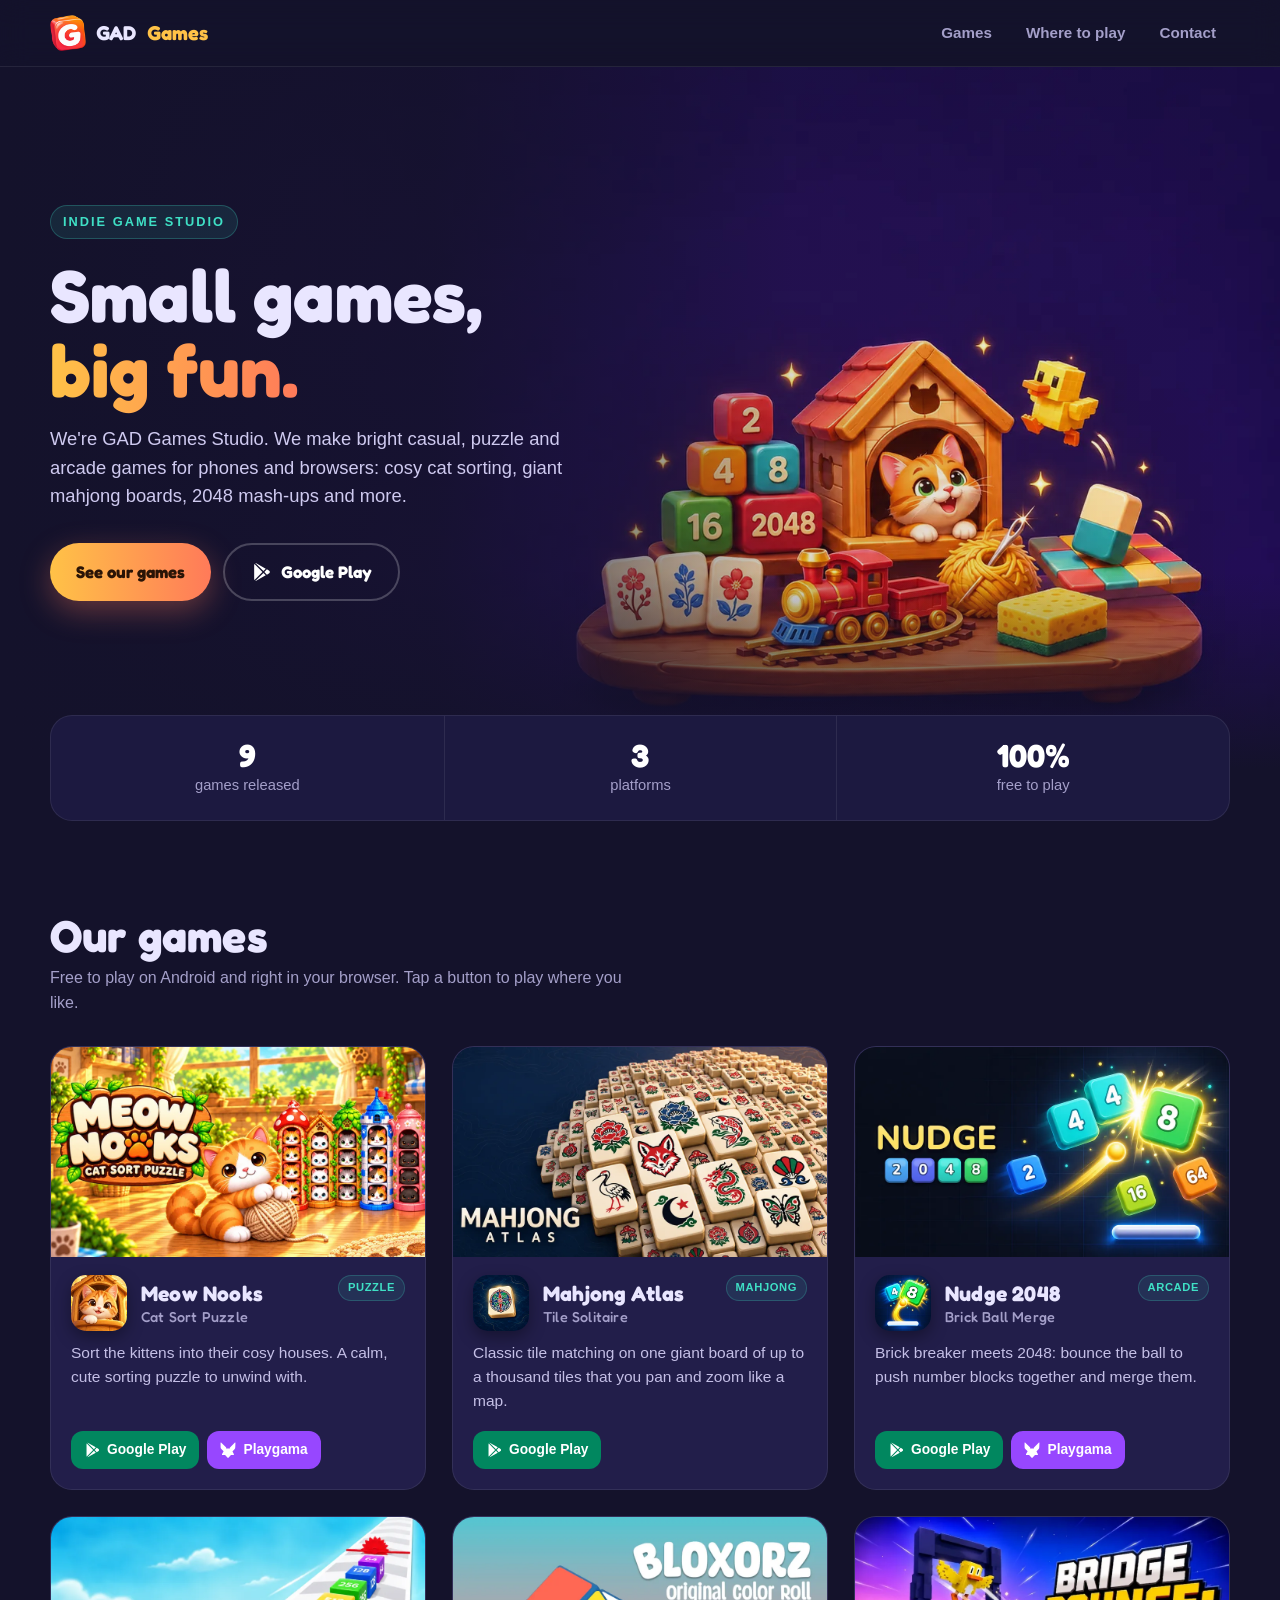
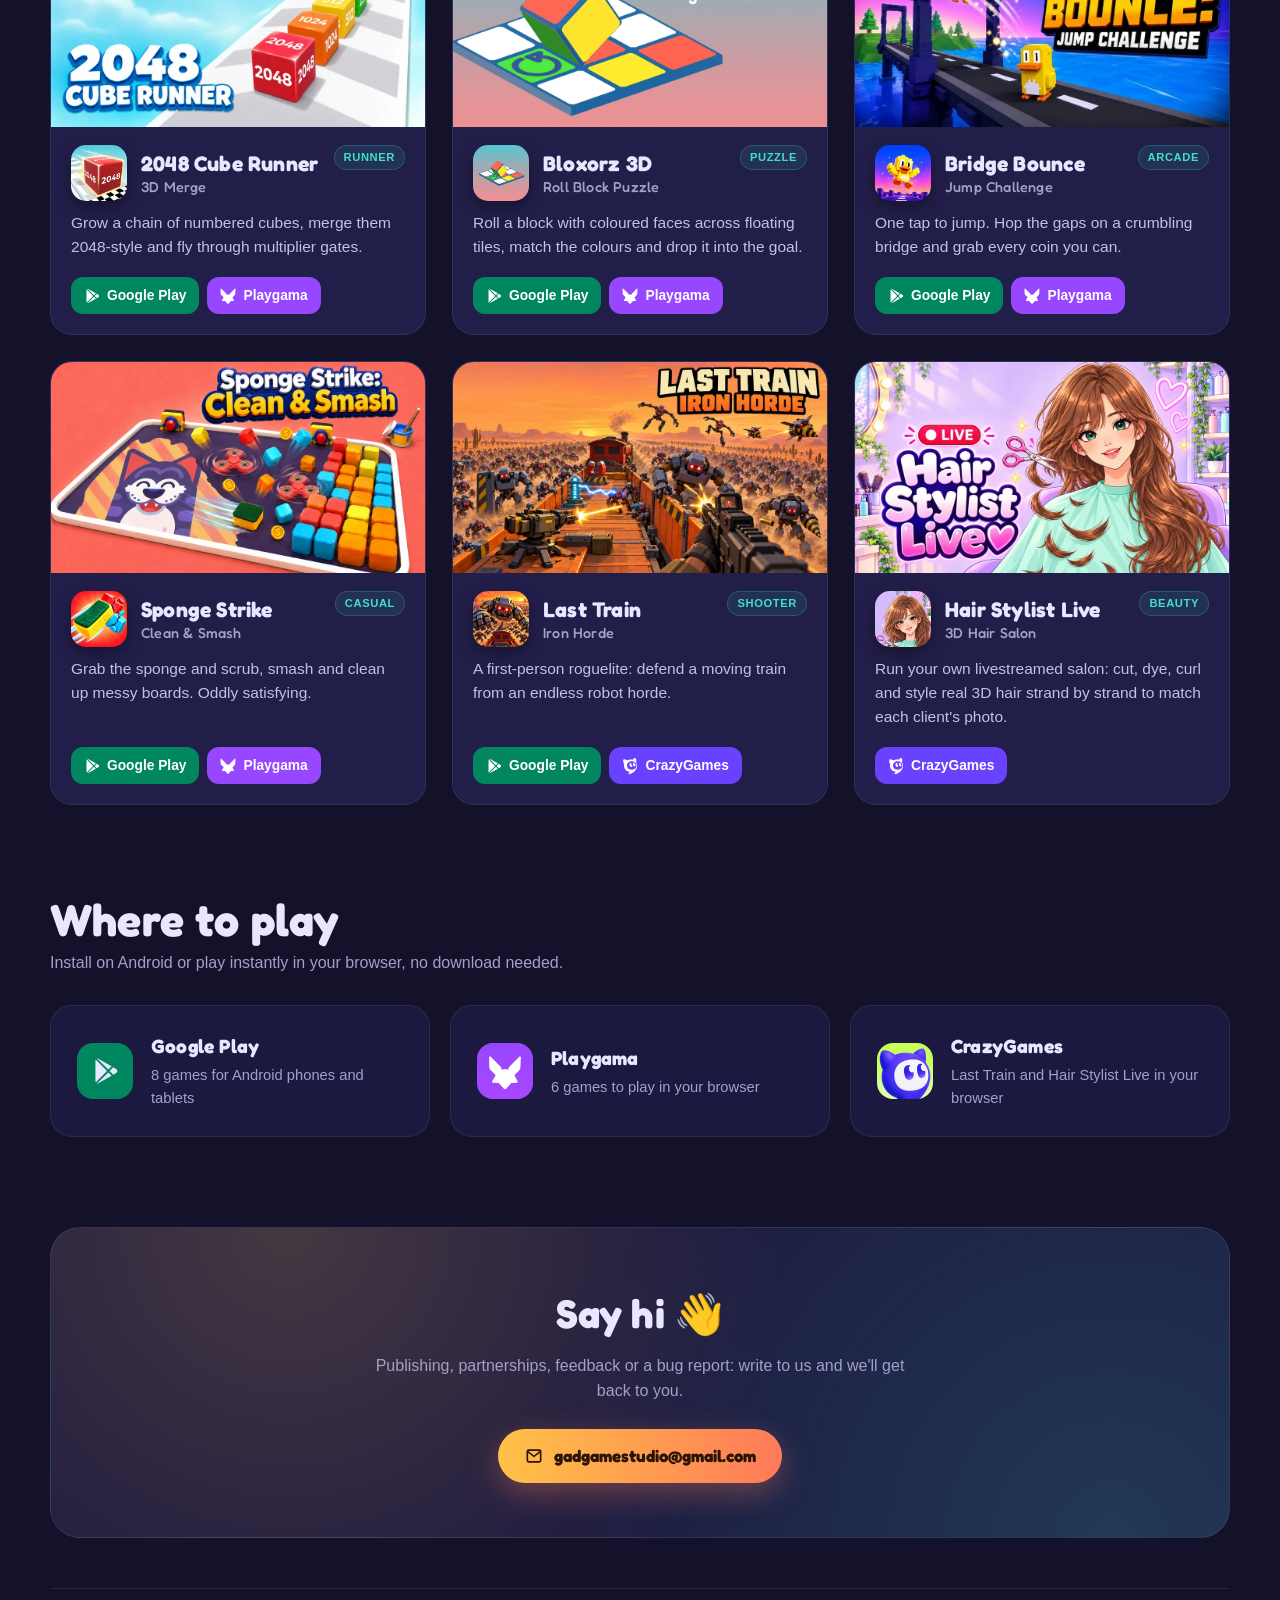
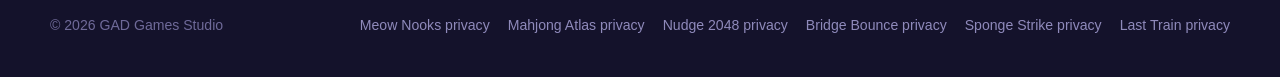
<file: index.html>
<!DOCTYPE html>
<html lang="en">
<head>
<meta charset="UTF-8">
<meta name="viewport" content="width=device-width, initial-scale=1.0">
<title>GAD Games Studio — Casual &amp; puzzle games for mobile and web</title>
<meta name="description" content="GAD Games Studio is an indie studio making bright casual, puzzle and arcade games. Play Meow Nooks, Mahjong Atlas, Nudge 2048, 2048 Cube Runner and more on Google Play, Playgama and CrazyGames.">
<link rel="canonical" href="https://gadgamestudio.github.io/">
<meta property="og:type" content="website">
<meta property="og:site_name" content="GAD Games Studio">
<meta property="og:title" content="GAD Games Studio">
<meta property="og:description" content="Bright casual, puzzle and arcade games on Google Play, Playgama and CrazyGames.">
<meta property="og:url" content="https://gadgamestudio.github.io/">
<meta property="og:image" content="https://gadgamestudio.github.io/assets/og.jpg">
<meta name="twitter:card" content="summary_large_image">
<link rel="icon" type="image/png" sizes="32x32" href="assets/favicon-32.png">
<link rel="apple-touch-icon" href="assets/apple-touch-icon.png">
<meta name="theme-color" content="#14122b">
<link rel="preconnect" href="https://fonts.googleapis.com">
<link rel="preconnect" href="https://fonts.gstatic.com" crossorigin>
<link href="https://fonts.googleapis.com/css2?family=Fredoka:wght@500;600;700&display=swap" rel="stylesheet">
<style>
  :root {
    --bg: #14122b;
    --bg-2: #1c1940;
    --card: #221e4a;
    --line: rgba(255,255,255,.08);
    --text: #e9e6ff;
    --muted: #a49fc9;
    --coral: #ff7a59;
    --gold: #ffc247;
    --teal: #3fe0c5;
    --gp: #01875f;
    --pg: #9747ff;
    --cg: #6842ff;
    --radius: 22px;
    --head: "Fredoka", ui-rounded, "SF Pro Rounded", system-ui, sans-serif;
  }
  * { box-sizing: border-box; }
  html { scroll-behavior: smooth; }
  body {
    margin: 0;
    font-family: -apple-system, BlinkMacSystemFont, "Segoe UI", Roboto, Helvetica, Arial, sans-serif;
    background: var(--bg);
    color: var(--text);
    line-height: 1.55;
    -webkit-font-smoothing: antialiased;
  }
  a { color: inherit; }
  img { display: block; max-width: 100%; }
  .wrap { width: min(1180px, 100% - 40px); margin-inline: auto; }
  h1, h2, h3, .brand { font-family: var(--head); font-weight: 700; letter-spacing: .2px; }

  /* Header */
  header {
    position: sticky; top: 0; z-index: 10;
    background: rgba(20,18,43,.72);
    backdrop-filter: blur(14px); -webkit-backdrop-filter: blur(14px);
    border-bottom: 1px solid var(--line);
  }
  header .wrap { display: flex; align-items: center; justify-content: space-between; height: 66px; }
  .brand { display: flex; align-items: center; gap: 10px; text-decoration: none; font-size: 1.25rem; }
  .brand img { width: 36px; height: 36px; }
  .brand span { color: var(--gold); }
  nav { display: flex; gap: 6px; }
  nav a { text-decoration: none; color: var(--muted); font-weight: 600; font-size: .95rem; padding: 8px 14px; border-radius: 999px; transition: .2s; }
  nav a:hover { color: #fff; background: rgba(255,255,255,.07); }

  /* Hero */
  .hero {
    position: relative; overflow: hidden;
    min-height: min(78vh, 720px);
    display: flex; align-items: center;
    background:
      linear-gradient(90deg, var(--bg) 0%, rgba(20,18,43,.88) 34%, rgba(20,18,43,.15) 62%, rgba(20,18,43,0) 100%),
      linear-gradient(0deg, var(--bg) 0%, rgba(20,18,43,0) 28%),
      url("assets/hero.webp") right center / cover no-repeat,
      radial-gradient(circle at 75% 45%, #3a2b7a, var(--bg) 70%);
  }
  .hero .wrap { padding: 80px 0 110px; }
  .eyebrow { display: inline-block; font-weight: 700; font-size: .8rem; letter-spacing: 2px; text-transform: uppercase; color: var(--teal); background: rgba(63,224,197,.1); border: 1px solid rgba(63,224,197,.25); padding: 6px 12px; border-radius: 999px; }
  .hero h1 { font-size: clamp(2.6rem, 6vw, 4.6rem); line-height: 1.02; margin: 18px 0 18px; max-width: 12ch; }
  .hero h1 em { font-style: normal; background: linear-gradient(90deg, var(--gold), var(--coral)); -webkit-background-clip: text; background-clip: text; color: transparent; }
  .hero p { font-size: 1.15rem; color: #cfcaf0; max-width: 34rem; margin: 0 0 32px; }
  .cta { display: flex; flex-wrap: wrap; gap: 12px; }
  .btn { display: inline-flex; align-items: center; gap: 10px; text-decoration: none; font-weight: 700; font-family: var(--head); font-size: 1.05rem; padding: 14px 26px; border-radius: 999px; transition: transform .2s, box-shadow .2s, background .2s; }
  .btn-primary { background: linear-gradient(90deg, var(--gold), var(--coral)); color: #2a1406; box-shadow: 0 10px 30px rgba(255,122,89,.35); }
  .btn-primary:hover { transform: translateY(-2px); box-shadow: 0 14px 36px rgba(255,122,89,.5); }
  .btn-ghost { color: #fff; border: 2px solid rgba(255,255,255,.22); }
  .btn-ghost:hover { border-color: #fff; transform: translateY(-2px); }

  /* Stats */
  .stats { margin-top: -54px; position: relative; z-index: 2; }
  .stats .wrap { display: grid; grid-template-columns: repeat(3, 1fr); background: var(--bg-2); border: 1px solid var(--line); border-radius: var(--radius); overflow: hidden; }
  .stat { padding: 22px 26px; text-align: center; }
  .stat + .stat { border-left: 1px solid var(--line); }
  .stat b { display: block; font-family: var(--head); font-size: 2rem; line-height: 1.1; color: #fff; }
  .stat span { color: var(--muted); font-size: .92rem; }

  /* Sections */
  section { padding: 90px 0 0; }
  .section-head { display: flex; align-items: end; justify-content: space-between; gap: 20px; margin-bottom: 30px; flex-wrap: wrap; }
  .section-head h2 { font-size: clamp(2rem, 4vw, 2.8rem); margin: 0; line-height: 1.1; }
  .section-head p { margin: 6px 0 0; color: var(--muted); max-width: 36rem; }

  /* Games */
  .games { display: grid; grid-template-columns: repeat(3, 1fr); gap: 26px; }
  .game {
    background: var(--card); border: 1px solid var(--line); border-radius: var(--radius);
    overflow: hidden; display: flex; flex-direction: column;
    transition: transform .25s, box-shadow .25s, border-color .25s;
  }
  .game:hover { transform: translateY(-6px); box-shadow: 0 22px 50px rgba(0,0,0,.45); border-color: rgba(255,255,255,.18); }
  .cover { position: relative; aspect-ratio: 16 / 9; background: #2b2660; }
  .cover img { width: 100%; height: 100%; object-fit: cover; }
  .title { display: flex; align-items: center; gap: 14px; }
  .title .icon { width: 56px; height: 56px; border-radius: 15px; flex: none; box-shadow: 0 6px 16px rgba(0,0,0,.35); }
  .body { padding: 18px 20px 20px; display: flex; flex-direction: column; flex: 1; }
  .body h3 { margin: 0; font-size: 1.32rem; line-height: 1.2; }
  .body h3 small { display: block; font-size: .9rem; font-weight: 500; color: var(--muted); margin-top: 2px; }
  .body p { margin: 10px 0 18px; color: #c4bfe6; font-size: .97rem; flex: 1; }
  .tag { margin-left: auto; align-self: flex-start; font-size: .7rem; font-weight: 700; letter-spacing: .6px; text-transform: uppercase; color: var(--teal); background: rgba(63,224,197,.1); border: 1px solid rgba(63,224,197,.22); padding: 3px 9px; border-radius: 999px; }
  .stores { display: flex; flex-wrap: wrap; gap: 8px; }
  .store { display: inline-flex; align-items: center; gap: 7px; text-decoration: none; font-weight: 700; font-size: .86rem; padding: 8px 13px; border-radius: 12px; color: #fff; transition: filter .2s, transform .2s; }
  .store:hover { filter: brightness(1.15); transform: translateY(-1px); }
  .store svg { width: 16px; height: 16px; flex: none; }
  .store.gp { background: var(--gp); }
  .store.pg { background: var(--pg); }
  .store.cg { background: var(--cg); }

  /* Where to play */
  .platforms { display: grid; grid-template-columns: repeat(3, 1fr); gap: 20px; }
  .platform {
    text-decoration: none; padding: 26px; border-radius: var(--radius); border: 1px solid var(--line);
    background: var(--bg-2); display: flex; gap: 18px; align-items: center; transition: .25s;
  }
  .platform:hover { transform: translateY(-4px); border-color: rgba(255,255,255,.2); }
  .platform .badge { width: 56px; height: 56px; border-radius: 16px; display: grid; place-items: center; flex: none; }
  .platform .badge svg { width: 28px; height: 28px; }
  .platform .badge img { width: 56px; height: 56px; border-radius: 16px; }
  .platform h3 { margin: 0; font-size: 1.2rem; }
  .platform p { margin: 2px 0 0; color: var(--muted); font-size: .92rem; }

  /* Contact */
  .contact {
    margin-top: 90px; border-radius: 30px; padding: 54px 40px; text-align: center;
    background: radial-gradient(circle at 20% 0%, rgba(255,194,71,.18), transparent 50%), radial-gradient(circle at 90% 100%, rgba(63,224,197,.16), transparent 50%), var(--bg-2);
    border: 1px solid var(--line);
  }
  .contact h2 { font-size: clamp(1.8rem, 4vw, 2.5rem); margin: 0 0 10px; }
  .contact p { color: var(--muted); margin: 0 auto 26px; max-width: 34rem; }

  footer { padding: 50px 0 40px; color: #6f6a99; font-size: .88rem; }
  footer .wrap { display: flex; justify-content: space-between; gap: 20px; flex-wrap: wrap; border-top: 1px solid var(--line); padding-top: 26px; }
  footer a { color: #8f8abb; text-decoration: none; }
  footer a:hover { color: #fff; }
  footer ul { list-style: none; padding: 0; margin: 0; display: flex; flex-wrap: wrap; gap: 6px 18px; }

  @media (max-width: 980px) {
    .games { grid-template-columns: repeat(2, 1fr); }
    .platforms { grid-template-columns: 1fr; }
  }
  @media (max-width: 640px) {
    nav a:not(.nav-cta) { display: none; }
    .hero { min-height: auto; background:
      linear-gradient(0deg, var(--bg) 8%, rgba(20,18,43,.55) 55%, rgba(20,18,43,.35) 100%),
      url("assets/hero.webp") 72% center / cover no-repeat,
      radial-gradient(circle at 75% 45%, #3a2b7a, var(--bg) 70%); }
    .hero .wrap { padding: 70px 0 100px; }
    .games { grid-template-columns: 1fr; }
    .stats .wrap { grid-template-columns: 1fr 1fr 1fr; }
    .stat { padding: 16px 8px; }
    .stat b { font-size: 1.5rem; }
    .stat span { font-size: .78rem; }
    .contact { padding: 40px 22px; }
  }
  @media (prefers-reduced-motion: reduce) { * { transition: none !important; scroll-behavior: auto !important; } }
</style>
</head>
<body>

<svg width="0" height="0" style="position:absolute" aria-hidden="true">
  <symbol id="i-gp" viewBox="0 0 24 24"><path fill="currentColor" d="M4.2 2.3c-.3.3-.4.7-.4 1.2v17c0 .5.1.9.4 1.2l9.5-9.7-9.5-9.7Zm10.7 8.5 2.8-2.8L6.2 1.5c-.4-.2-.8-.3-1.1-.2l9.8 9.5Zm0 2.4-9.8 9.5c.3.1.7 0 1.1-.2L17.7 16l-2.8-2.8Zm4.2-4.4-3.1 3.2 3.1 3.2 2.8-1.6c.9-.5.9-2.6 0-3.1l-2.8-1.7Z"/></symbol>
  <symbol id="i-cg" viewBox="0 0 80 80"><path fill="currentColor" d="M74.8165 37.7347C74.8165 37.5125 74.8165 37.2902 74.8165 37.0957C74.8165 36.8735 74.8165 36.6512 74.7887 36.4567C74.7887 36.3178 74.7887 36.1789 74.7887 36.04C74.7887 35.8733 74.7887 35.7344 74.761 35.5955C74.761 35.401 74.7332 35.2343 74.7054 35.0398C74.6776 34.762 74.6498 34.4842 74.622 34.2064C74.5943 33.9286 74.5387 33.6507 74.5109 33.3729C74.5109 33.2062 74.4554 33.0118 74.4276 32.8451C74.4276 32.8173 74.4276 32.7895 74.4276 32.7617C74.4276 32.6784 74.3998 32.595 74.372 32.5117C74.372 32.345 74.3164 32.1783 74.2887 32.0394C74.2887 31.956 74.2609 31.8727 74.2331 31.7616C74.2331 31.6226 74.1775 31.5115 74.1497 31.4004V31.2615C74.0942 31.1503 74.0664 31.0392 74.0386 30.9559C74.0386 30.9003 74.0386 30.8447 74.0108 30.7892C74.0108 30.7336 74.0108 30.7058 73.9831 30.6503C73.9831 30.5391 73.9275 30.428 73.8997 30.3169C73.8997 30.2613 73.8997 30.2058 73.8719 30.178C73.8164 29.9835 73.7608 29.7612 73.7052 29.5668C73.6497 29.4279 73.6219 29.2612 73.5941 29.1222C73.5941 29.1222 73.5941 29.1222 73.5941 29.0945C73.5385 28.8444 73.4274 28.5944 73.3441 28.3444C73.1774 27.8721 73.0107 27.3998 72.844 26.9552C72.5939 26.2885 72.3161 25.6217 72.0105 24.9827C71.8716 24.6771 71.7049 24.3715 71.566 24.0659C71.566 24.0381 71.5382 24.0103 71.5104 23.9548C71.3993 23.7603 71.2882 23.538 71.1771 23.3436C71.0937 23.1769 71.0104 23.038 70.927 22.8713C70.8159 22.6768 70.677 22.4545 70.5659 22.2601C70.5659 22.2323 70.5103 22.2045 70.5103 22.1489C70.3992 21.9822 70.288 21.8155 70.2047 21.6488C70.2602 21.4544 70.3158 21.2599 70.3436 21.0654C70.3436 21.0099 70.3714 20.9821 70.3714 20.9265C70.4269 20.7043 70.4825 20.482 70.5103 20.2597C70.5381 20.1486 70.5659 20.0375 70.5659 19.9264C70.6214 19.6485 70.677 19.3707 70.7326 19.0651C70.7881 18.7317 70.8437 18.3983 70.8992 18.065C71.0381 17.2315 71.1215 16.4258 71.2048 15.5923C71.2048 15.4534 71.2048 15.2867 71.2326 15.1478V15.0645C71.2326 15.0367 71.2326 15.0089 71.2326 14.9811C71.2326 14.9534 71.2326 14.8978 71.2326 14.87C71.2326 14.8144 71.2326 14.7589 71.2326 14.7033V14.6477C71.2326 14.5922 71.2326 14.5366 71.2326 14.4811C71.2326 14.3977 71.2326 14.3144 71.2326 14.231V13.7865V13.7587C71.2326 13.592 71.2326 13.4531 71.2326 13.2864V13.2309C71.2326 12.5919 71.2326 11.9529 71.1771 11.3139C71.1771 11.2583 71.1771 11.175 71.1771 11.1194C71.1771 10.8972 71.1493 10.6471 71.1215 10.4249C71.1215 10.0915 71.0659 9.75809 71.0104 9.4247C70.927 8.78571 70.8437 8.14672 70.7048 7.50773C70.5103 6.42423 70.2325 5.34072 69.8991 4.285C69.8157 4.03496 69.7324 3.78492 69.6213 3.56267C69.5935 3.45154 69.5379 3.36819 69.5101 3.25706C69.4823 3.2015 69.4546 3.11815 69.4268 3.06259C69.3157 2.81255 69.2045 2.53473 69.0656 2.28469C68.9267 2.03465 68.7878 1.78461 68.6489 1.53457C68.5655 1.42344 68.4822 1.28453 68.3988 1.1734C68.3433 1.09005 68.2877 1.00671 68.2322 0.951142C68.2322 0.92336 68.1766 0.895578 68.1488 0.867796C68.121 0.812231 68.0655 0.756667 68.0099 0.728885C67.9821 0.673321 67.9265 0.645539 67.871 0.589974C67.8154 0.589974 67.7876 0.53441 67.7321 0.478846C67.6765 0.451063 67.6487 0.395499 67.5932 0.395499C67.5376 0.367717 67.5098 0.339935 67.4543 0.312153C67.3987 0.28437 67.3431 0.256588 67.2876 0.228806C67.0931 0.14546 66.8708 0.0621131 66.6763 0.034331C66.6208 0.034331 66.5374 0.034331 66.4541 0.00654883C66.3707 0.00654883 66.2874 0.00654883 66.2041 0.00654883C65.315 -0.0490155 64.3426 0.256588 63.4536 0.589974C62.3423 1.00671 61.2588 1.53457 60.2031 2.14577C59.9809 2.2569 59.7864 2.39581 59.5919 2.53473C59.1752 2.78476 58.7307 3.06259 58.3139 3.34041C58.0917 3.47932 57.8972 3.61823 57.7027 3.75714C57.5082 3.89605 57.3138 4.03496 57.0915 4.20165C56.8693 4.36835 56.647 4.53504 56.4525 4.70173C56.2303 4.84064 56.0636 5.03512 55.8413 5.20181C55.4524 5.5352 54.7022 6.28532 53.9799 7.06322C60.0364 9.897 63.5648 14.4533 63.7592 14.7311C57.5638 9.86922 50.5071 8.50789 47.2011 8.09116C47.1177 8.09116 47.0621 8.09116 46.9788 8.09116C46.6454 8.06337 46.312 8.03559 45.9786 8.00781C45.7564 8.00781 45.5341 8.00781 45.3119 7.95225H45.2563C44.2006 7.89668 43.1171 7.8689 42.0614 7.92446C41.339 7.92446 40.6445 7.98003 39.9499 8.03559C39.2554 8.09116 38.5886 8.1745 37.9218 8.25785C37.1717 8.36898 36.4216 8.48011 35.6715 8.6468C35.4214 8.70236 35.1436 8.73015 34.8936 8.81349C34.3935 8.92462 33.8656 9.06353 33.3378 9.20244C33.0877 9.25801 32.8377 9.34135 32.5876 9.4247C32.2543 9.50805 31.9487 9.61918 31.6431 9.70252C31.5875 9.70252 31.5597 9.70252 31.5319 9.7303C31.2263 9.81365 30.9485 9.92478 30.6429 10.0359C30.6151 10.0359 30.5873 10.0359 30.5595 10.0359C30.2817 10.147 30.0039 10.2304 29.7539 10.3415C29.6427 10.3693 29.5316 10.4249 29.4483 10.4526C29.2538 10.5082 29.0871 10.5916 28.9204 10.6749C28.6981 10.7582 28.5037 10.8416 28.3092 10.9527C28.1981 11.0083 28.1147 11.0361 28.0036 11.0916C27.8369 11.1472 27.6702 11.2305 27.5035 11.3139C27.309 11.3972 27.0868 11.5084 26.9201 11.6195C26.9201 11.6195 26.8923 11.6195 26.8645 11.6195C26.6145 11.7306 26.3922 11.8695 26.17 11.9807C25.2532 11.425 24.3086 10.8972 23.364 10.3971C22.4194 9.897 22.8917 10.147 22.6416 10.0359C22.5027 9.98034 22.3638 9.897 22.2249 9.84143C22.0304 9.7303 21.836 9.64696 21.6415 9.56361C21.3914 9.45248 21.1136 9.34135 20.8636 9.23023C20.5858 9.1191 20.3357 9.00797 20.0579 8.89684C19.7801 8.78571 19.53 8.70236 19.28 8.61902C19.0577 8.53567 18.8633 8.48011 18.641 8.39676C18.0576 8.20228 17.4464 8.03559 16.8352 7.84112C16.5573 7.78555 16.2795 7.70221 16.0017 7.61886C15.835 7.5633 15.6405 7.53551 15.4738 7.47995C14.8348 7.31326 14.1681 7.17435 13.5013 7.06322C12.1678 6.84096 10.9176 6.7854 9.6118 6.86874C9.38955 6.92431 9.19507 6.95209 9.00059 7.00765C8.69499 7.091 8.44495 7.20213 8.22269 7.34104C8.00044 7.45217 7.77818 7.61886 7.58371 7.81333C7.52814 7.8689 7.47258 7.92446 7.38923 8.00781C6.9725 8.45232 6.69468 9.06353 6.5002 9.78587C6.44464 9.95256 6.41685 10.147 6.36129 10.3137C6.33351 10.4804 6.30573 10.6749 6.25016 10.8416C6.16681 11.2861 6.11125 11.7306 6.05569 12.1751C6.05569 12.2863 6.05569 12.3974 6.05569 12.5085C6.05569 12.5641 6.05569 12.6474 6.05569 12.7308C6.05569 13.0086 6.0279 13.2864 6.00012 13.592C6.00012 13.8976 6.00012 14.2032 6.00012 14.5366C6.00012 16.148 6.13903 17.7316 6.38907 19.2874C6.5002 19.9264 6.61133 20.5653 6.75024 21.2043C6.77802 21.371 6.83359 21.5655 6.88915 21.7322C6.94472 21.9822 7.00028 22.2323 7.08363 22.4823C7.08363 22.5379 7.11141 22.5934 7.13919 22.649C7.22254 22.9546 7.30588 23.2602 7.41701 23.538C7.52814 23.8436 7.61149 24.177 7.72262 24.4826C7.80596 24.7327 7.88931 24.9827 7.97266 25.205C8.13935 25.6773 8.33382 26.1496 8.5283 26.5941C8.63943 26.8163 8.75056 27.0664 8.86168 27.2886C8.91725 27.3998 8.94503 27.5109 9.00059 27.622C9.08394 27.8165 9.19507 28.0387 9.3062 28.261C9.36176 28.3721 9.41733 28.4833 9.50067 28.6222C9.6118 28.8444 9.72293 29.0667 9.83406 29.2889C9.94519 29.4834 10.0563 29.6779 10.1674 29.8446C10.1952 29.9001 10.223 29.9557 10.2508 30.0113C10.4175 30.2891 10.5842 30.5391 10.7231 30.7892C10.7787 30.9003 10.8342 31.0114 10.9176 31.0948C11.0843 31.3726 11.2509 31.6504 11.4454 31.9005C11.3621 32.2339 11.2787 32.5395 11.1954 32.8451C11.112 33.1784 11.0565 33.4841 11.0009 33.7897C10.1397 38.1237 10.2786 42.3743 11.3343 46.5417C11.4732 47.1251 11.6677 47.7363 11.8622 48.3197C12.0011 48.792 12.1678 49.2365 12.3345 49.7088C12.3345 49.7088 12.3345 49.7644 12.3345 49.7922C12.5011 50.2645 12.6956 50.709 12.8901 51.1813C13.0012 51.4869 13.1401 51.7925 13.3068 52.1259C13.418 52.3481 13.5291 52.5704 13.6124 52.7926C13.9458 53.4316 14.2792 54.0706 14.6682 54.6818C14.7793 54.8763 14.9182 55.0708 15.0571 55.293C15.3071 55.682 15.6127 56.0987 15.8906 56.4877C16.6129 57.46 17.3908 58.3769 18.2243 59.2103C18.7243 59.7382 19.2522 60.2105 19.7801 60.7106C21.3914 62.1275 23.1973 63.3776 25.0865 64.4056C25.3087 64.5167 25.5032 64.6278 25.7255 64.739C25.9477 64.8501 26.1422 64.9612 26.3644 65.0724C26.809 65.2946 27.2257 65.4891 27.6702 65.6558C27.8925 65.7669 28.1147 65.8503 28.337 65.9336C29.0037 66.2114 29.6705 66.4615 30.3651 66.6837C30.6151 66.7671 30.8652 66.8226 31.1152 66.906C31.3375 66.9893 31.5875 67.0449 31.8097 67.1005C31.9487 67.156 32.0876 67.1838 32.2543 67.2116C32.4487 67.2672 32.6432 67.2949 32.8377 67.3505C33.3378 67.4894 33.8656 67.6005 34.3935 67.6839C34.838 67.7672 35.2825 67.8506 35.727 67.9339C35.9771 67.9895 36.2549 68.0451 36.5327 68.0728H36.6716L36.7272 69.0452C36.7828 69.4897 36.755 69.9065 36.7272 70.3232C36.7272 70.4343 36.7272 70.5732 36.6716 70.6844C36.6716 70.7955 36.6716 70.8788 36.6161 70.99C36.6161 71.1289 36.5605 71.2956 36.5049 71.4345C36.5049 71.5456 36.4494 71.6567 36.4216 71.7679C36.366 71.9901 36.2827 72.2124 36.1993 72.4069C36.1438 72.5458 36.0882 72.6569 36.0326 72.7958C35.9771 72.9347 35.9215 73.0458 35.8659 73.157C35.8104 73.2681 35.727 73.407 35.6715 73.5181C35.6159 73.6293 35.5326 73.7404 35.5048 73.8515C35.4214 73.9627 35.3381 74.1016 35.2547 74.2405C35.1714 74.3516 35.1158 74.4627 35.0325 74.5739C34.9491 74.685 34.8936 74.7961 34.8102 74.9072C34.7269 75.0184 34.6713 75.1017 34.5602 75.2129C34.4768 75.324 34.3935 75.4073 34.3379 75.5185L34.1157 75.7963C34.0323 75.8796 33.949 75.963 33.8656 76.0463C33.7267 76.213 33.56 76.3519 33.4211 76.5186C33.1989 76.7409 32.9766 76.9909 32.7266 77.2132C32.6432 77.3243 32.5321 77.4076 32.4487 77.491C32.1709 77.7688 32.032 78.1578 32.0876 78.5467C32.0876 78.6023 32.0876 78.6301 32.0876 78.6856C32.0876 78.7412 32.1153 78.7968 32.1431 78.8523C32.1987 78.9634 32.2543 79.0746 32.3376 79.1857C32.3932 79.2413 32.421 79.269 32.4765 79.3246C32.5321 79.3802 32.5876 79.408 32.6432 79.4357C32.921 79.6302 33.31 79.7691 33.7545 79.8525C33.9212 79.908 34.1157 79.908 34.3101 79.9358C35.1436 80.0469 36.1438 79.9914 37.0328 79.9358C37.1995 79.9358 37.3662 79.908 37.5329 79.8802C37.8663 79.8525 38.1719 79.7969 38.4497 79.7691C38.5608 79.7691 38.6719 79.7413 38.7553 79.7136C38.9498 79.7136 39.0887 79.658 39.2276 79.6302C39.2831 79.6302 39.3109 79.6302 39.3665 79.6302C39.4221 79.6302 39.5054 79.6024 39.561 79.5747C40.1166 79.4635 40.6167 79.3246 41.1446 79.2135C41.6724 79.1023 42.1725 78.9634 42.7003 78.8245H42.7281C43.3393 78.6578 43.9228 78.4634 44.5062 78.2411C44.8396 78.13 45.2007 77.9911 45.5619 77.8522C45.8675 77.741 46.1453 77.6299 46.4509 77.491C47.8956 76.8798 49.3403 76.1852 50.7294 75.4351C54.7022 73.2125 58.3139 70.3232 61.5367 67.0727H61.5644C61.9534 66.6282 62.3423 66.2392 62.7313 65.8225C63.1202 65.4057 63.5092 64.989 63.8704 64.5445C64.0926 64.2945 64.3149 64.0444 64.5093 63.7944C64.676 63.5999 64.8149 63.4332 64.9816 63.2387C65.315 62.822 65.6484 62.4053 65.9818 61.9885C65.9818 61.933 66.0374 61.9052 66.0651 61.8496C66.3708 61.4607 66.6486 61.0995 66.9264 60.7106C67.3153 60.1549 67.7043 59.6271 68.0655 59.0714C68.3433 58.6825 68.5933 58.2657 68.8434 57.849C69.0101 57.6267 69.149 57.4045 69.2879 57.1544C69.5379 56.7377 69.788 56.321 70.0102 55.932C70.2047 55.5709 70.3992 55.2097 70.5936 54.8763C70.7048 54.6541 70.8437 54.404 70.9548 54.1818C71.2048 53.7095 71.4271 53.2372 71.6494 52.7649C71.6494 52.7371 71.6494 52.7093 71.7049 52.6537C71.7049 52.626 71.7327 52.5982 71.7605 52.5704C71.7605 52.5148 71.816 52.4593 71.816 52.4037C71.8716 52.2926 71.9272 52.1537 71.9827 52.0425C72.0383 51.9036 72.1217 51.7369 72.1772 51.598C72.205 51.5147 72.2328 51.4591 72.2883 51.3758C72.3161 51.3202 72.3439 51.2368 72.3717 51.1535C72.4273 51.0146 72.4828 50.9035 72.5384 50.7923C72.5384 50.7923 72.5384 50.7645 72.5384 50.7368C72.5662 50.6256 72.6217 50.5145 72.6773 50.4034C72.6495 50.4867 72.6217 50.5979 72.5662 50.6812C72.5939 50.5979 72.6217 50.5145 72.6773 50.4034C72.6773 50.4034 72.6773 50.4034 72.6773 50.3756C72.844 49.9033 73.0385 49.4032 73.2052 48.9309C73.483 48.0697 73.733 47.2362 73.9553 46.375C74.0942 45.736 74.2609 45.0692 74.372 44.4302C74.4276 44.1802 74.4554 43.9301 74.5109 43.7079C74.5109 43.6523 74.5109 43.5968 74.5109 43.5412C74.5109 43.4856 74.5109 43.4023 74.5109 43.3467C74.5109 43.2356 74.5387 43.0967 74.5665 42.9855C74.5665 42.8466 74.5943 42.7077 74.622 42.5688C74.6776 42.2632 74.7054 41.9576 74.7332 41.652C74.7332 41.6242 74.7332 41.5964 74.7332 41.5687C74.7332 41.4575 74.7332 41.3742 74.7332 41.2908C74.7332 41.0964 74.761 40.9297 74.7887 40.7352C74.7887 40.6241 74.7887 40.4852 74.7887 40.374C74.7887 40.124 74.8165 39.8739 74.8443 39.6517V39.5406C74.8443 39.2072 74.8443 38.8738 74.8443 38.5126C74.8443 38.1514 74.8443 38.0681 74.8443 37.8736L74.8165 37.7347ZM69.2879 48.4864C68.0932 50.5145 66.3985 52.3481 64.2037 53.8484C56.647 58.9881 45.5897 59.6826 37.0328 56.8488C33.5045 55.682 30.6985 53.4594 28.6981 50.3478C25.9199 45.7915 24.6697 40.374 25.142 35.0121C25.6977 28.6222 28.8926 20.7043 40.3944 17.3148C51.8129 13.9532 59.2307 16.5369 63.537 19.4541C66.4819 21.4266 68.6489 24.3715 69.8991 27.7609C72.3717 34.6231 72.844 42.4855 69.2879 48.5142V48.4864Z"/><path fill="currentColor" d="M45.9513 44.9855C42.4507 45.5134 39.0613 42.374 38.3667 37.9566L37.7 33.5948C37.7 33.5671 37.7 33.5115 37.7 33.4837C37.0888 29.1219 39.3947 25.1768 42.8675 24.649C44.5344 24.3989 46.1735 24.9824 47.5071 26.1214C45.8401 26.8438 45.0345 29.0663 45.729 31.2611C46.4514 33.5948 48.535 35.0117 50.3964 34.4283C50.5631 34.3727 50.702 34.3172 50.8687 34.2338L51.1465 36.0397C51.8133 40.457 49.5074 44.4577 46.0068 44.9855H45.9513Z"/><path fill="currentColor" d="M62.8151 41.8178C59.5646 42.3456 56.3974 39.4563 55.7307 35.3723L55.0639 31.3161C55.0639 31.2883 55.0639 31.2606 55.0639 31.205C54.4527 27.1488 56.5363 23.4816 59.7591 22.9537C61.2871 22.7037 62.7873 23.2037 64.0375 24.2317C62.4261 24.9818 61.676 27.1488 62.3428 29.3436C63.0651 31.6495 65.1488 33.0942 67.0102 32.5108C67.1213 32.483 67.2325 32.4274 67.3436 32.3996L67.5103 33.4831C68.1771 37.5671 66.0934 41.3177 62.8429 41.8456L62.8151 41.8178Z"/></symbol>
  <symbol id="i-pg" viewBox="100 112 312 312"><path fill="currentColor" d="m170.493 294.046-44.185-43.876a49.3 49.3 0 0 1-14.583-34.552L111 131.326c-.063-7.379 8.913-11.113 14.155-5.888l86.506 86.236a49.3 49.3 0 0 1 14.282 30.114l.251 2.57 17.108-4.679a50 50 0 0 1 26.28-.028l17.1 4.64c.01-1.916.243-4.366.577-6.917 1.233-9.426 6.086-17.93 12.826-24.672l86.749-86.776c5.327-5.328 14.461-1.369 14.159 6.138l-3.567 88.502c-.502 12.456-5.719 24.262-14.595 33.068-18.27 18.125-40.821 40.546-40.821 40.546l29.759 57.826c2.764 5.371-1.025 11.778-7.091 11.986l-50.439 1.737-45.38 50.742c-6.62 7.403-18.267 7.367-24.841-.077l-44.745-50.665-54.344-1.747c-6.212-.2-10.001-6.874-6.961-12.264z"/></symbol>
  <symbol id="i-mail" viewBox="0 0 24 24"><path fill="currentColor" d="M3 6.5A2.5 2.5 0 0 1 5.5 4h13A2.5 2.5 0 0 1 21 6.5v11a2.5 2.5 0 0 1-2.5 2.5h-13A2.5 2.5 0 0 1 3 17.5v-11Zm2.3-.4 6.7 5.3 6.7-5.3H5.3ZM19 8.2l-6.4 5a1 1 0 0 1-1.2 0L5 8.2v9.3c0 .3.2.5.5.5h13c.3 0 .5-.2.5-.5V8.2Z"/></symbol>
</svg>

<header>
  <div class="wrap">
    <a class="brand" href="#top"><img src="assets/logo-mark.png" alt="" width="36" height="36">GAD <span>Games</span></a>
    <nav>
      <a href="#games">Games</a>
      <a href="#play">Where to play</a>
      <a href="#contact" class="nav-cta">Contact</a>
    </nav>
  </div>
</header>

<main id="top">
  <section class="hero" style="padding:0">
    <div class="wrap">
      <span class="eyebrow">Indie game studio</span>
      <h1>Small games, <em>big fun.</em></h1>
      <p>We're GAD Games Studio. We make bright casual, puzzle and arcade games for phones and browsers: cosy cat sorting, giant mahjong boards, 2048 mash-ups and more.</p>
      <div class="cta">
        <a class="btn btn-primary" href="#games">See our games</a>
        <a class="btn btn-ghost" href="https://play.google.com/store/apps/dev?id=5228843744561374076" target="_blank" rel="noopener"><svg width="20" height="20"><use href="#i-gp"/></svg>Google Play</a>
      </div>
    </div>
  </section>

  <div class="stats">
    <div class="wrap">
      <div class="stat"><b>9</b><span>games released</span></div>
      <div class="stat"><b>3</b><span>platforms</span></div>
      <div class="stat"><b>100%</b><span>free to play</span></div>
    </div>
  </div>

  <section id="games">
    <div class="wrap">
      <div class="section-head">
        <div>
          <h2>Our games</h2>
          <p>Free to play on Android and right in your browser. Tap a button to play where you like.</p>
        </div>
      </div>

      <div class="games">

        <article class="game">
          <div class="cover"><img src="assets/games/meow-nooks/cover.webp" alt="Meow Nooks: Cat Sort Puzzle" loading="lazy" width="960" height="540"></div>
          <div class="body">
            <div class="title"><img class="icon" src="assets/games/meow-nooks/icon.webp" alt="" width="56" height="56" loading="lazy"><h3>Meow Nooks<small>Cat Sort Puzzle</small></h3><span class="tag">Puzzle</span></div>
            <p>Sort the kittens into their cosy houses. A calm, cute sorting puzzle to unwind with.</p>
            <div class="stores">
              <a class="store gp" href="https://play.google.com/store/apps/details?id=com.gadgames.meownooks" target="_blank" rel="noopener"><svg><use href="#i-gp"/></svg>Google Play</a>
              <a class="store pg" href="https://playgama.com/game/meow-nooks-cat-sort-puzzle" target="_blank" rel="noopener"><svg><use href="#i-pg"/></svg>Playgama</a>
            </div>
          </div>
        </article>

        <article class="game">
          <div class="cover"><img src="assets/games/mahjong-atlas/cover.webp" alt="Mahjong Atlas: Tile Solitaire" loading="lazy" width="960" height="540"></div>
          <div class="body">
            <div class="title"><img class="icon" src="assets/games/mahjong-atlas/icon.webp" alt="" width="56" height="56" loading="lazy"><h3>Mahjong Atlas<small>Tile Solitaire</small></h3><span class="tag">Mahjong</span></div>
            <p>Classic tile matching on one giant board of up to a thousand tiles that you pan and zoom like a map.</p>
            <div class="stores">
              <a class="store gp" href="https://play.google.com/store/apps/details?id=com.gadgames.mahjongatlas" target="_blank" rel="noopener"><svg><use href="#i-gp"/></svg>Google Play</a>
            </div>
          </div>
        </article>

        <article class="game">
          <div class="cover"><img src="assets/games/nudge-2048/cover.webp" alt="Nudge 2048: Brick Ball Merge" loading="lazy" width="960" height="540"></div>
          <div class="body">
            <div class="title"><img class="icon" src="assets/games/nudge-2048/icon.webp" alt="" width="56" height="56" loading="lazy"><h3>Nudge 2048<small>Brick Ball Merge</small></h3><span class="tag">Arcade</span></div>
            <p>Brick breaker meets 2048: bounce the ball to push number blocks together and merge them.</p>
            <div class="stores">
              <a class="store gp" href="https://play.google.com/store/apps/details?id=com.gadgames.nudge2048" target="_blank" rel="noopener"><svg><use href="#i-gp"/></svg>Google Play</a>
              <a class="store pg" href="https://playgama.com/game/nudge-2048" target="_blank" rel="noopener"><svg><use href="#i-pg"/></svg>Playgama</a>
            </div>
          </div>
        </article>

        <article class="game">
          <div class="cover"><img src="assets/games/cube-runner/cover.webp" alt="2048 Cube Runner: 3D Merge" loading="lazy" width="960" height="540"></div>
          <div class="body">
            <div class="title"><img class="icon" src="assets/games/cube-runner/icon.webp" alt="" width="56" height="56" loading="lazy"><h3>2048 Cube Runner<small>3D Merge</small></h3><span class="tag">Runner</span></div>
            <p>Grow a chain of numbered cubes, merge them 2048-style and fly through multiplier gates.</p>
            <div class="stores">
              <a class="store gp" href="https://play.google.com/store/apps/details?id=com.gadgames.cuberunner" target="_blank" rel="noopener"><svg><use href="#i-gp"/></svg>Google Play</a>
              <a class="store pg" href="https://playgama.com/game/2048-cube-runner-3d-merge" target="_blank" rel="noopener"><svg><use href="#i-pg"/></svg>Playgama</a>
            </div>
          </div>
        </article>

        <article class="game">
          <div class="cover"><img src="assets/games/bloxorz/cover.webp" alt="Bloxorz 3D: Roll Block Puzzle" loading="lazy" width="960" height="540"></div>
          <div class="body">
            <div class="title"><img class="icon" src="assets/games/bloxorz/icon.webp" alt="" width="56" height="56" loading="lazy"><h3>Bloxorz 3D<small>Roll Block Puzzle</small></h3><span class="tag">Puzzle</span></div>
            <p>Roll a block with coloured faces across floating tiles, match the colours and drop it into the goal.</p>
            <div class="stores">
              <a class="store gp" href="https://play.google.com/store/apps/details?id=com.gadgames.bloxorz" target="_blank" rel="noopener"><svg><use href="#i-gp"/></svg>Google Play</a>
              <a class="store pg" href="https://playgama.com/game/bloxorz-color-block-roll" target="_blank" rel="noopener"><svg><use href="#i-pg"/></svg>Playgama</a>
            </div>
          </div>
        </article>

        <article class="game">
          <div class="cover"><img src="assets/games/bridge-bounce/cover.webp" alt="Bridge Bounce: Jump Challenge" loading="lazy" width="960" height="540"></div>
          <div class="body">
            <div class="title"><img class="icon" src="assets/games/bridge-bounce/icon.webp" alt="" width="56" height="56" loading="lazy"><h3>Bridge Bounce<small>Jump Challenge</small></h3><span class="tag">Arcade</span></div>
            <p>One tap to jump. Hop the gaps on a crumbling bridge and grab every coin you can.</p>
            <div class="stores">
              <a class="store gp" href="https://play.google.com/store/apps/details?id=com.gadgames.bridgebounce" target="_blank" rel="noopener"><svg><use href="#i-gp"/></svg>Google Play</a>
              <a class="store pg" href="https://playgama.com/game/bridge-bounce-jump-challenge" target="_blank" rel="noopener"><svg><use href="#i-pg"/></svg>Playgama</a>
            </div>
          </div>
        </article>

        <article class="game">
          <div class="cover"><img src="assets/games/sponge-strike/cover.webp" alt="Sponge Strike: Clean &amp; Smash" loading="lazy" width="960" height="540"></div>
          <div class="body">
            <div class="title"><img class="icon" src="assets/games/sponge-strike/icon.webp" alt="" width="56" height="56" loading="lazy"><h3>Sponge Strike<small>Clean &amp; Smash</small></h3><span class="tag">Casual</span></div>
            <p>Grab the sponge and scrub, smash and clean up messy boards. Oddly satisfying.</p>
            <div class="stores">
              <a class="store gp" href="https://play.google.com/store/apps/details?id=com.gadgames.spongestrike" target="_blank" rel="noopener"><svg><use href="#i-gp"/></svg>Google Play</a>
              <a class="store pg" href="https://playgama.com/game/sponge-strike-clean--smash" target="_blank" rel="noopener"><svg><use href="#i-pg"/></svg>Playgama</a>
            </div>
          </div>
        </article>

        <article class="game">
          <div class="cover"><img src="assets/games/last-train/cover.webp" alt="Last Train: Iron Horde" loading="lazy" width="960" height="540"></div>
          <div class="body">
            <div class="title"><img class="icon" src="assets/games/last-train/icon.webp" alt="" width="56" height="56" loading="lazy"><h3>Last Train<small>Iron Horde</small></h3><span class="tag">Shooter</span></div>
            <p>A first-person roguelite: defend a moving train from an endless robot horde.</p>
            <div class="stores">
              <a class="store gp" href="https://play.google.com/store/apps/details?id=com.gadgames.lasttrain" target="_blank" rel="noopener"><svg><use href="#i-gp"/></svg>Google Play</a>
              <a class="store cg" href="https://www.crazygames.com/game/last-train-iron-horde" target="_blank" rel="noopener"><svg><use href="#i-cg"/></svg>CrazyGames</a>
            </div>
          </div>
        </article>

        <article class="game">
          <div class="cover"><img src="assets/games/hair-stylist-live/cover.webp" alt="Hair Stylist Live" loading="lazy" width="960" height="540"></div>
          <div class="body">
            <div class="title"><img class="icon" src="assets/games/hair-stylist-live/icon.webp" alt="" width="56" height="56" loading="lazy"><h3>Hair Stylist Live<small>3D Hair Salon</small></h3><span class="tag">Beauty</span></div>
            <p>Run your own livestreamed salon: cut, dye, curl and style real 3D hair strand by strand to match each client's photo.</p>
            <div class="stores">
              <a class="store cg" href="https://www.crazygames.com/game/hair-stylist-live" target="_blank" rel="noopener"><svg><use href="#i-cg"/></svg>CrazyGames</a>
            </div>
          </div>
        </article>

      </div>
    </div>
  </section>

  <section id="play">
    <div class="wrap">
      <div class="section-head">
        <div>
          <h2>Where to play</h2>
          <p>Install on Android or play instantly in your browser, no download needed.</p>
        </div>
      </div>
      <div class="platforms">
        <a class="platform" href="https://play.google.com/store/apps/dev?id=5228843744561374076" target="_blank" rel="noopener">
          <div class="badge" style="background:var(--gp)"><svg><use href="#i-gp"/></svg></div>
          <div><h3>Google Play</h3><p>8 games for Android phones and tablets</p></div>
        </a>
        <a class="platform" href="https://playgama.com/developer/8193" target="_blank" rel="noopener">
          <div class="badge"><img src="assets/brands/playgama.svg" alt="Playgama" width="56" height="56"></div>
          <div><h3>Playgama</h3><p>6 games to play in your browser</p></div>
        </a>
        <a class="platform" href="https://www.crazygames.com/game/last-train-iron-horde" target="_blank" rel="noopener">
          <div class="badge"><img src="assets/brands/crazygames.png" alt="CrazyGames" width="56" height="56"></div>
          <div><h3>CrazyGames</h3><p>Last Train and Hair Stylist Live in your browser</p></div>
        </a>
      </div>
    </div>
  </section>

  <div class="wrap">
    <div class="contact" id="contact">
      <h2>Say hi 👋</h2>
      <p>Publishing, partnerships, feedback or a bug report: write to us and we'll get back to you.</p>
      <a class="btn btn-primary" href="mailto:gadgamestudio@gmail.com"><svg width="20" height="20"><use href="#i-mail"/></svg>gadgamestudio@gmail.com</a>
    </div>
  </div>
</main>

<footer>
  <div class="wrap">
    <div>&copy; 2026 GAD Games Studio</div>
    <ul>
      <li><a href="meow-nooks/privacy/">Meow Nooks privacy</a></li>
      <li><a href="mahjong-atlas/privacy/">Mahjong Atlas privacy</a></li>
      <li><a href="nudge-2048/privacy/">Nudge 2048 privacy</a></li>
      <li><a href="bridge-bounce/privacy/">Bridge Bounce privacy</a></li>
      <li><a href="sponge-strike/privacy/">Sponge Strike privacy</a></li>
      <li><a href="last-train/privacy/">Last Train privacy</a></li>
    </ul>
  </div>
</footer>

</body>
</html>
</file>
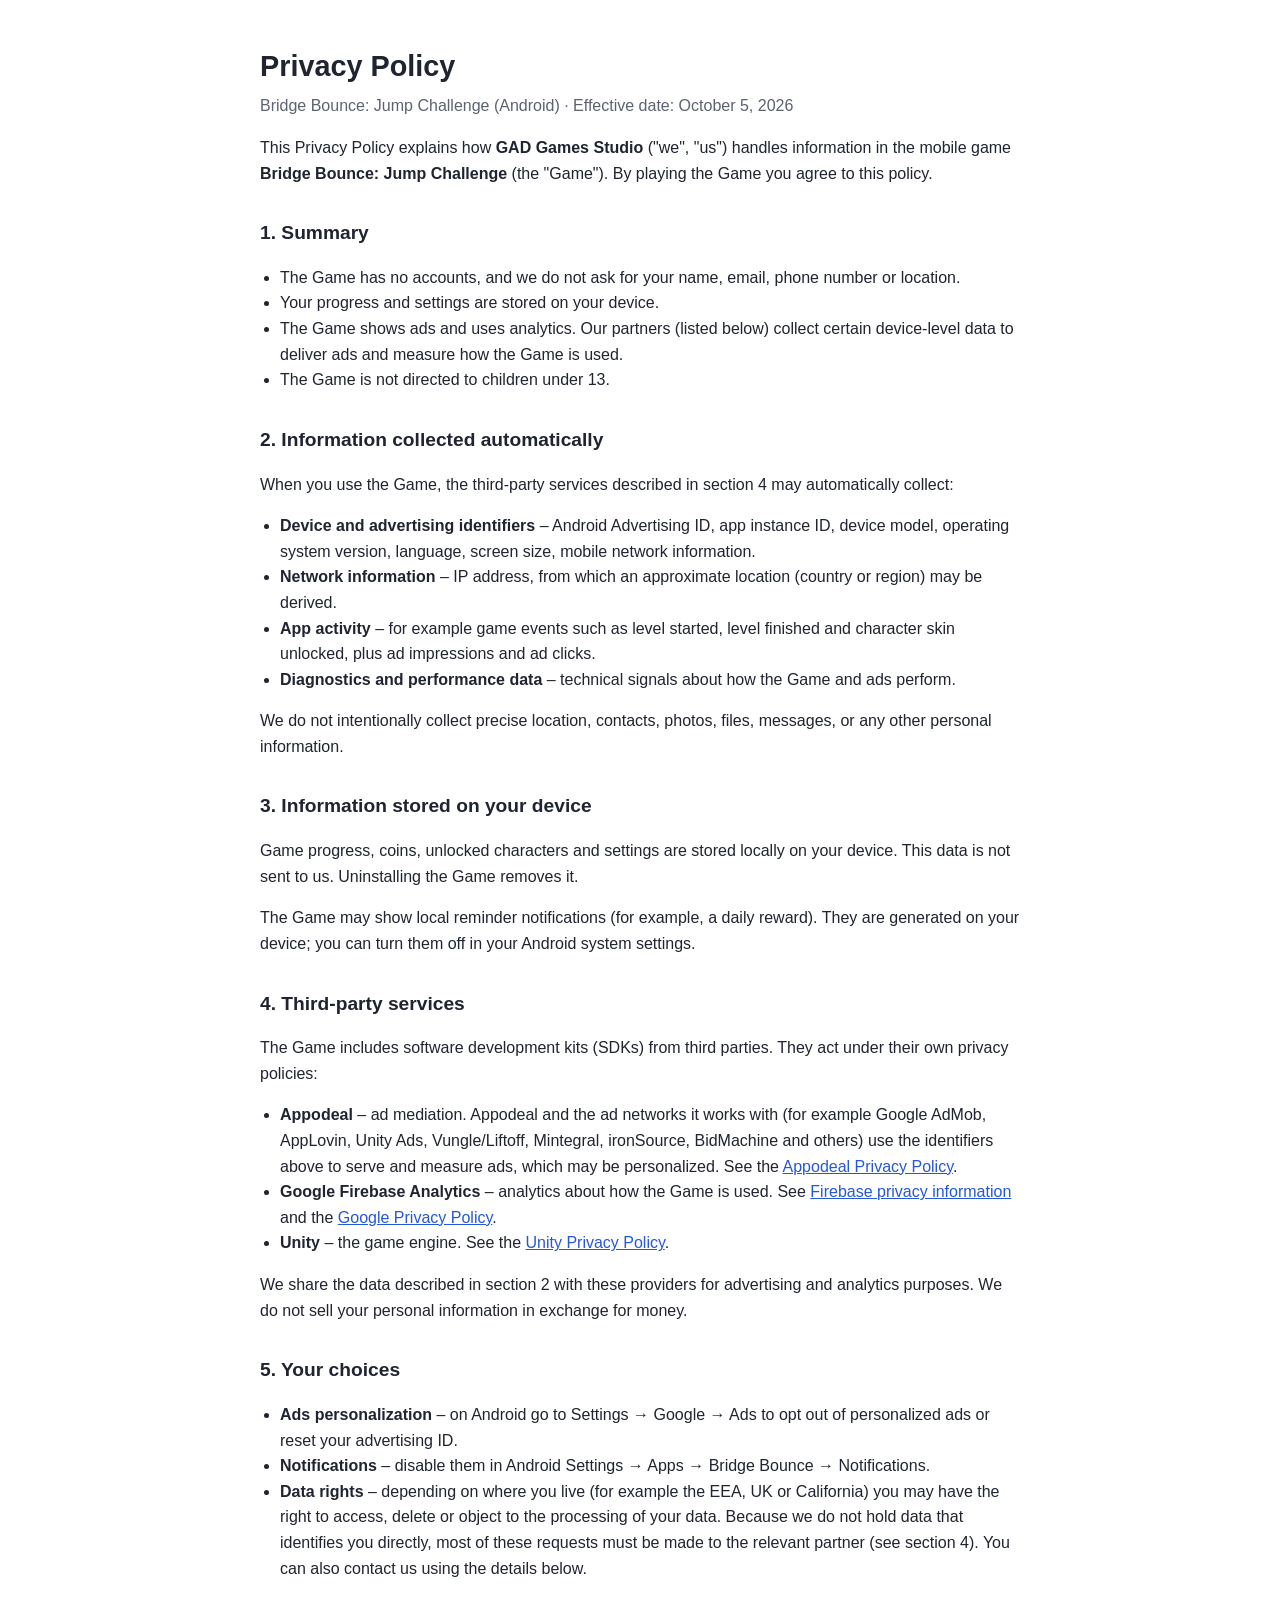
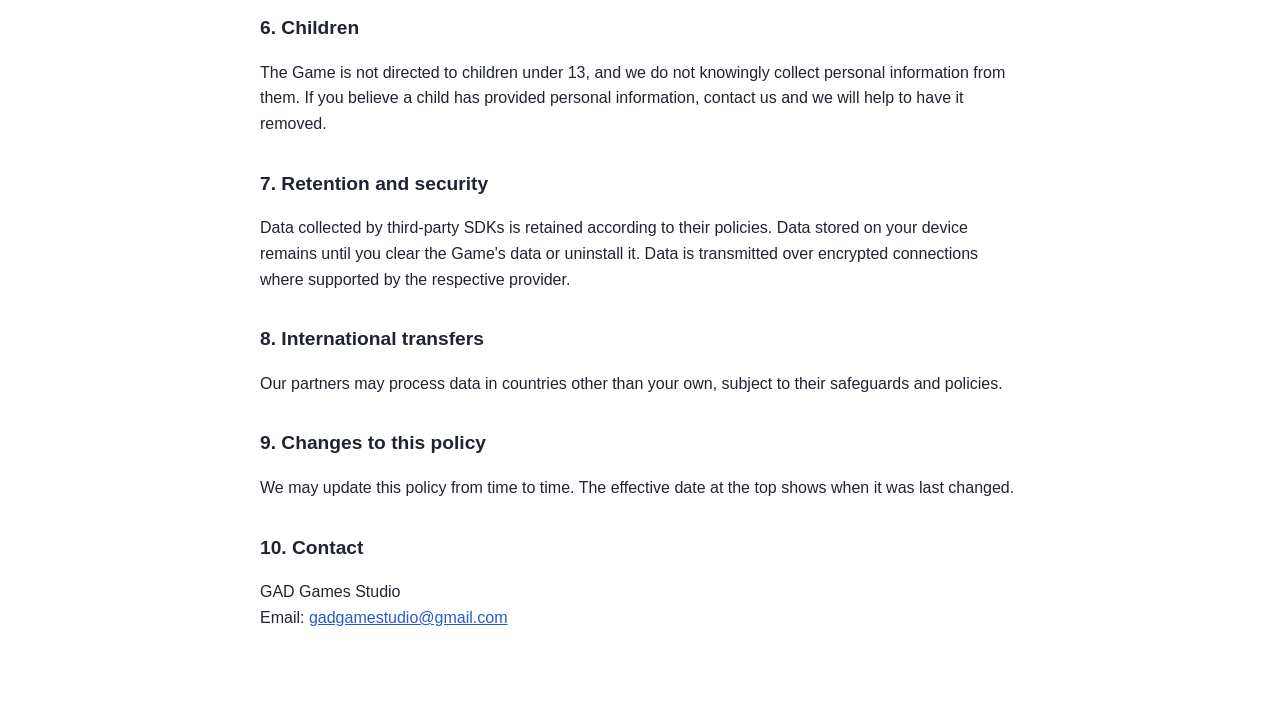
<file: bridge-bounce/privacy/index.html>
<!DOCTYPE html>
<html lang="en">
<head>
<meta charset="utf-8">
<meta name="viewport" content="width=device-width, initial-scale=1">
<title>Privacy Policy – Bridge Bounce: Jump Challenge</title>
<style>
  body { font-family: -apple-system, BlinkMacSystemFont, "Segoe UI", Roboto, sans-serif; line-height: 1.6; max-width: 760px; margin: 0 auto; padding: 24px 16px 64px; color: #1f2430; }
  h1 { font-size: 1.8rem; margin-bottom: 4px; }
  h2 { font-size: 1.2rem; margin-top: 32px; }
  .meta { color: #5b6270; margin-top: 0; }
  ul { padding-left: 20px; }
  a { color: #2557d6; }
</style>
</head>
<body>

<h1>Privacy Policy</h1>
<p class="meta">Bridge Bounce: Jump Challenge (Android) &middot; Effective date: October 5, 2026</p>

<p>This Privacy Policy explains how <strong>GAD Games Studio</strong> ("we", "us") handles information in the mobile game <strong>Bridge Bounce: Jump Challenge</strong> (the "Game"). By playing the Game you agree to this policy.</p>

<h2>1. Summary</h2>
<ul>
  <li>The Game has no accounts, and we do not ask for your name, email, phone number or location.</li>
  <li>Your progress and settings are stored on your device.</li>
  <li>The Game shows ads and uses analytics. Our partners (listed below) collect certain device-level data to deliver ads and measure how the Game is used.</li>
  <li>The Game is not directed to children under 13.</li>
</ul>

<h2>2. Information collected automatically</h2>
<p>When you use the Game, the third-party services described in section 4 may automatically collect:</p>
<ul>
  <li><strong>Device and advertising identifiers</strong> &ndash; Android Advertising ID, app instance ID, device model, operating system version, language, screen size, mobile network information.</li>
  <li><strong>Network information</strong> &ndash; IP address, from which an approximate location (country or region) may be derived.</li>
  <li><strong>App activity</strong> &ndash; for example game events such as level started, level finished and character skin unlocked, plus ad impressions and ad clicks.</li>
  <li><strong>Diagnostics and performance data</strong> &ndash; technical signals about how the Game and ads perform.</li>
</ul>
<p>We do not intentionally collect precise location, contacts, photos, files, messages, or any other personal information.</p>

<h2>3. Information stored on your device</h2>
<p>Game progress, coins, unlocked characters and settings are stored locally on your device. This data is not sent to us. Uninstalling the Game removes it.</p>
<p>The Game may show local reminder notifications (for example, a daily reward). They are generated on your device; you can turn them off in your Android system settings.</p>

<h2>4. Third-party services</h2>
<p>The Game includes software development kits (SDKs) from third parties. They act under their own privacy policies:</p>
<ul>
  <li><strong>Appodeal</strong> &ndash; ad mediation. Appodeal and the ad networks it works with (for example Google AdMob, AppLovin, Unity Ads, Vungle/Liftoff, Mintegral, ironSource, BidMachine and others) use the identifiers above to serve and measure ads, which may be personalized. See the <a href="https://appodeal.com/privacy-policy/">Appodeal Privacy Policy</a>.</li>
  <li><strong>Google Firebase Analytics</strong> &ndash; analytics about how the Game is used. See <a href="https://firebase.google.com/support/privacy">Firebase privacy information</a> and the <a href="https://policies.google.com/privacy">Google Privacy Policy</a>.</li>
  <li><strong>Unity</strong> &ndash; the game engine. See the <a href="https://unity.com/legal/privacy-policy">Unity Privacy Policy</a>.</li>
</ul>
<p>We share the data described in section 2 with these providers for advertising and analytics purposes. We do not sell your personal information in exchange for money.</p>

<h2>5. Your choices</h2>
<ul>
  <li><strong>Ads personalization</strong> &ndash; on Android go to Settings &rarr; Google &rarr; Ads to opt out of personalized ads or reset your advertising ID.</li>
  <li><strong>Notifications</strong> &ndash; disable them in Android Settings &rarr; Apps &rarr; Bridge Bounce &rarr; Notifications.</li>
  <li><strong>Data rights</strong> &ndash; depending on where you live (for example the EEA, UK or California) you may have the right to access, delete or object to the processing of your data. Because we do not hold data that identifies you directly, most of these requests must be made to the relevant partner (see section 4). You can also contact us using the details below.</li>
</ul>

<h2>6. Children</h2>
<p>The Game is not directed to children under 13, and we do not knowingly collect personal information from them. If you believe a child has provided personal information, contact us and we will help to have it removed.</p>

<h2>7. Retention and security</h2>
<p>Data collected by third-party SDKs is retained according to their policies. Data stored on your device remains until you clear the Game's data or uninstall it. Data is transmitted over encrypted connections where supported by the respective provider.</p>

<h2>8. International transfers</h2>
<p>Our partners may process data in countries other than your own, subject to their safeguards and policies.</p>

<h2>9. Changes to this policy</h2>
<p>We may update this policy from time to time. The effective date at the top shows when it was last changed.</p>

<h2>10. Contact</h2>
<p>GAD Games Studio<br>Email: <a href="mailto:gadgamestudio@gmail.com">gadgamestudio@gmail.com</a></p>

</body>
</html>
</file>
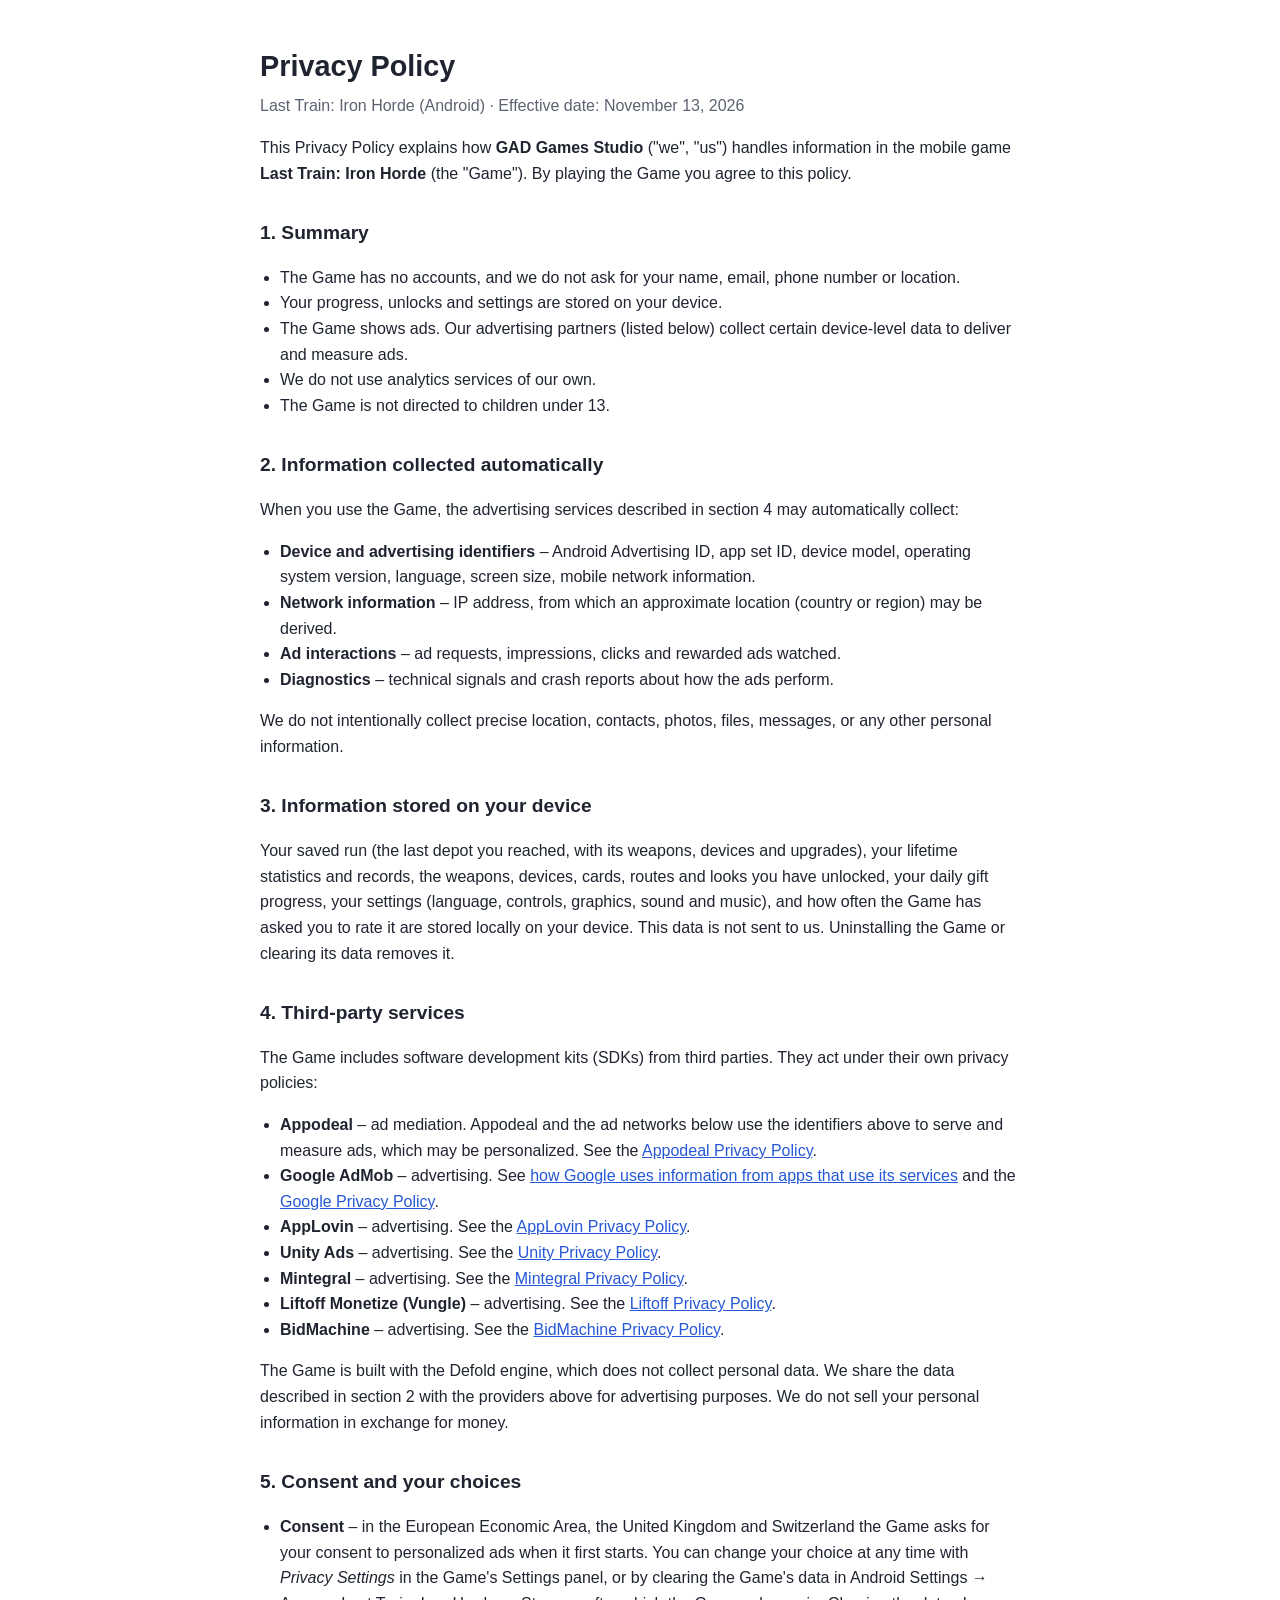
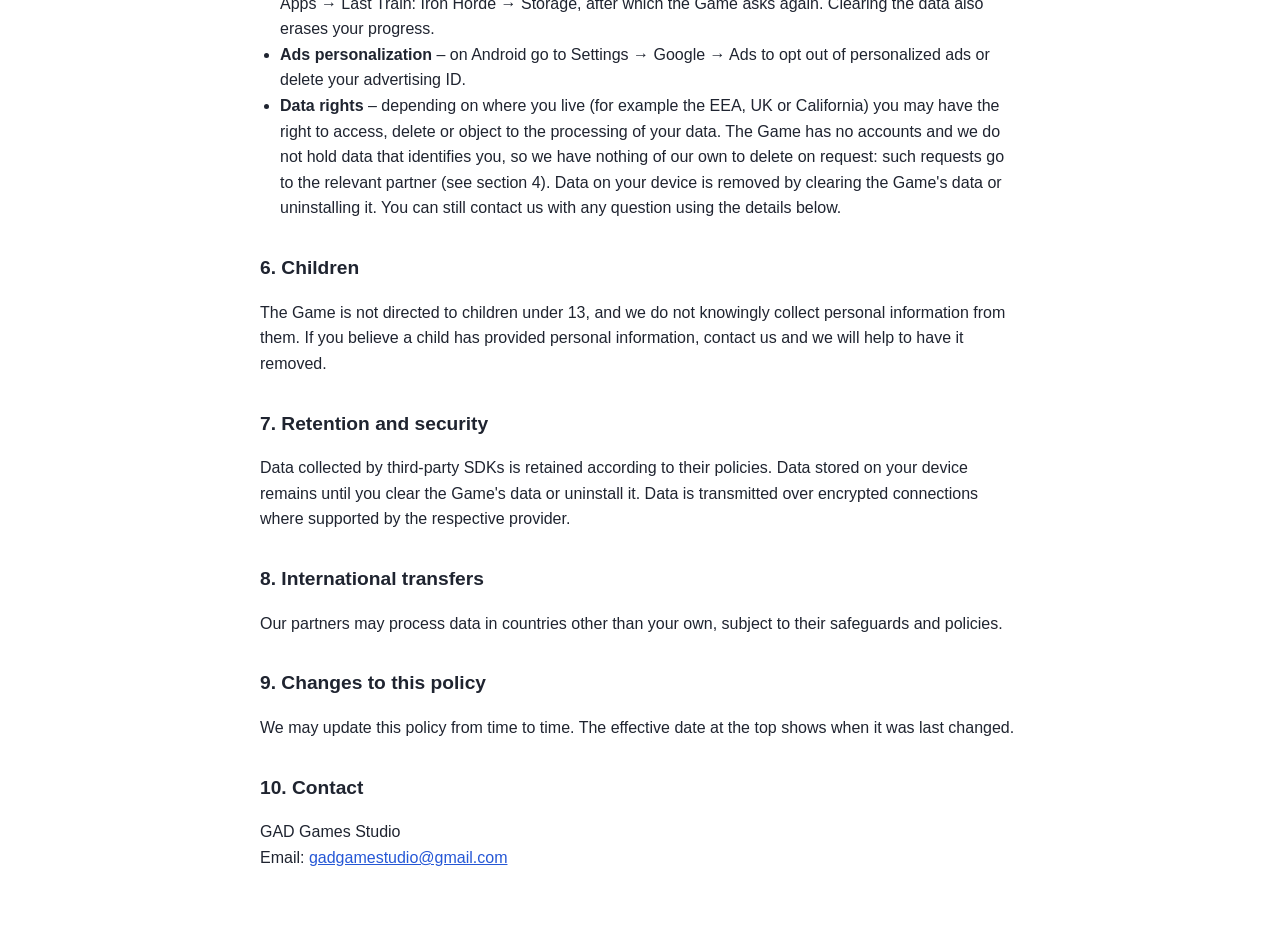
<file: last-train/privacy/index.html>
<!DOCTYPE html>
<html lang="en">
<head>
<meta charset="utf-8">
<meta name="viewport" content="width=device-width, initial-scale=1">
<title>Privacy Policy – Last Train: Iron Horde</title>
<style>
  body { font-family: -apple-system, BlinkMacSystemFont, "Segoe UI", Roboto, sans-serif; line-height: 1.6; max-width: 760px; margin: 0 auto; padding: 24px 16px 64px; color: #1f2430; }
  h1 { font-size: 1.8rem; margin-bottom: 4px; }
  h2 { font-size: 1.2rem; margin-top: 32px; }
  .meta { color: #5b6270; margin-top: 0; }
  ul { padding-left: 20px; }
  a { color: #2557d6; }
</style>
</head>
<body>

<h1>Privacy Policy</h1>
<p class="meta">Last Train: Iron Horde (Android) &middot; Effective date: November 13, 2026</p>

<p>This Privacy Policy explains how <strong>GAD Games Studio</strong> ("we", "us") handles information in the mobile game <strong>Last Train: Iron Horde</strong> (the "Game"). By playing the Game you agree to this policy.</p>

<h2>1. Summary</h2>
<ul>
  <li>The Game has no accounts, and we do not ask for your name, email, phone number or location.</li>
  <li>Your progress, unlocks and settings are stored on your device.</li>
  <li>The Game shows ads. Our advertising partners (listed below) collect certain device-level data to deliver and measure ads.</li>
  <li>We do not use analytics services of our own.</li>
  <li>The Game is not directed to children under 13.</li>
</ul>

<h2>2. Information collected automatically</h2>
<p>When you use the Game, the advertising services described in section 4 may automatically collect:</p>
<ul>
  <li><strong>Device and advertising identifiers</strong> &ndash; Android Advertising ID, app set ID, device model, operating system version, language, screen size, mobile network information.</li>
  <li><strong>Network information</strong> &ndash; IP address, from which an approximate location (country or region) may be derived.</li>
  <li><strong>Ad interactions</strong> &ndash; ad requests, impressions, clicks and rewarded ads watched.</li>
  <li><strong>Diagnostics</strong> &ndash; technical signals and crash reports about how the ads perform.</li>
</ul>
<p>We do not intentionally collect precise location, contacts, photos, files, messages, or any other personal information.</p>

<h2>3. Information stored on your device</h2>
<p>Your saved run (the last depot you reached, with its weapons, devices and upgrades), your lifetime statistics and records, the weapons, devices, cards, routes and looks you have unlocked, your daily gift progress, your settings (language, controls, graphics, sound and music), and how often the Game has asked you to rate it are stored locally on your device. This data is not sent to us. Uninstalling the Game or clearing its data removes it.</p>

<h2>4. Third-party services</h2>
<p>The Game includes software development kits (SDKs) from third parties. They act under their own privacy policies:</p>
<ul>
  <li><strong>Appodeal</strong> &ndash; ad mediation. Appodeal and the ad networks below use the identifiers above to serve and measure ads, which may be personalized. See the <a href="https://appodeal.com/privacy-policy/">Appodeal Privacy Policy</a>.</li>
  <li><strong>Google AdMob</strong> &ndash; advertising. See <a href="https://policies.google.com/technologies/ads">how Google uses information from apps that use its services</a> and the <a href="https://policies.google.com/privacy">Google Privacy Policy</a>.</li>
  <li><strong>AppLovin</strong> &ndash; advertising. See the <a href="https://www.applovin.com/privacy/">AppLovin Privacy Policy</a>.</li>
  <li><strong>Unity Ads</strong> &ndash; advertising. See the <a href="https://unity.com/legal/game-player-and-app-user-privacy-policy">Unity Privacy Policy</a>.</li>
  <li><strong>Mintegral</strong> &ndash; advertising. See the <a href="https://www.mintegral.com/en/privacy">Mintegral Privacy Policy</a>.</li>
  <li><strong>Liftoff Monetize (Vungle)</strong> &ndash; advertising. See the <a href="https://liftoff.io/privacy-policy/">Liftoff Privacy Policy</a>.</li>
  <li><strong>BidMachine</strong> &ndash; advertising. See the <a href="https://bidmachine.io/privacy-policy/">BidMachine Privacy Policy</a>.</li>
</ul>
<p>The Game is built with the Defold engine, which does not collect personal data. We share the data described in section 2 with the providers above for advertising purposes. We do not sell your personal information in exchange for money.</p>

<h2>5. Consent and your choices</h2>
<ul>
  <li><strong>Consent</strong> &ndash; in the European Economic Area, the United Kingdom and Switzerland the Game asks for your consent to personalized ads when it first starts. You can change your choice at any time with <em>Privacy Settings</em> in the Game's Settings panel, or by clearing the Game's data in Android Settings &rarr; Apps &rarr; Last Train: Iron Horde &rarr; Storage, after which the Game asks again. Clearing the data also erases your progress.</li>
  <li><strong>Ads personalization</strong> &ndash; on Android go to Settings &rarr; Google &rarr; Ads to opt out of personalized ads or delete your advertising ID.</li>
  <li><strong>Data rights</strong> &ndash; depending on where you live (for example the EEA, UK or California) you may have the right to access, delete or object to the processing of your data. The Game has no accounts and we do not hold data that identifies you, so we have nothing of our own to delete on request: such requests go to the relevant partner (see section 4). Data on your device is removed by clearing the Game's data or uninstalling it. You can still contact us with any question using the details below.</li>
</ul>

<h2>6. Children</h2>
<p>The Game is not directed to children under 13, and we do not knowingly collect personal information from them. If you believe a child has provided personal information, contact us and we will help to have it removed.</p>

<h2>7. Retention and security</h2>
<p>Data collected by third-party SDKs is retained according to their policies. Data stored on your device remains until you clear the Game's data or uninstall it. Data is transmitted over encrypted connections where supported by the respective provider.</p>

<h2>8. International transfers</h2>
<p>Our partners may process data in countries other than your own, subject to their safeguards and policies.</p>

<h2>9. Changes to this policy</h2>
<p>We may update this policy from time to time. The effective date at the top shows when it was last changed.</p>

<h2>10. Contact</h2>
<p>GAD Games Studio<br>Email: <a href="mailto:gadgamestudio@gmail.com">gadgamestudio@gmail.com</a></p>

</body>
</html>
</file>
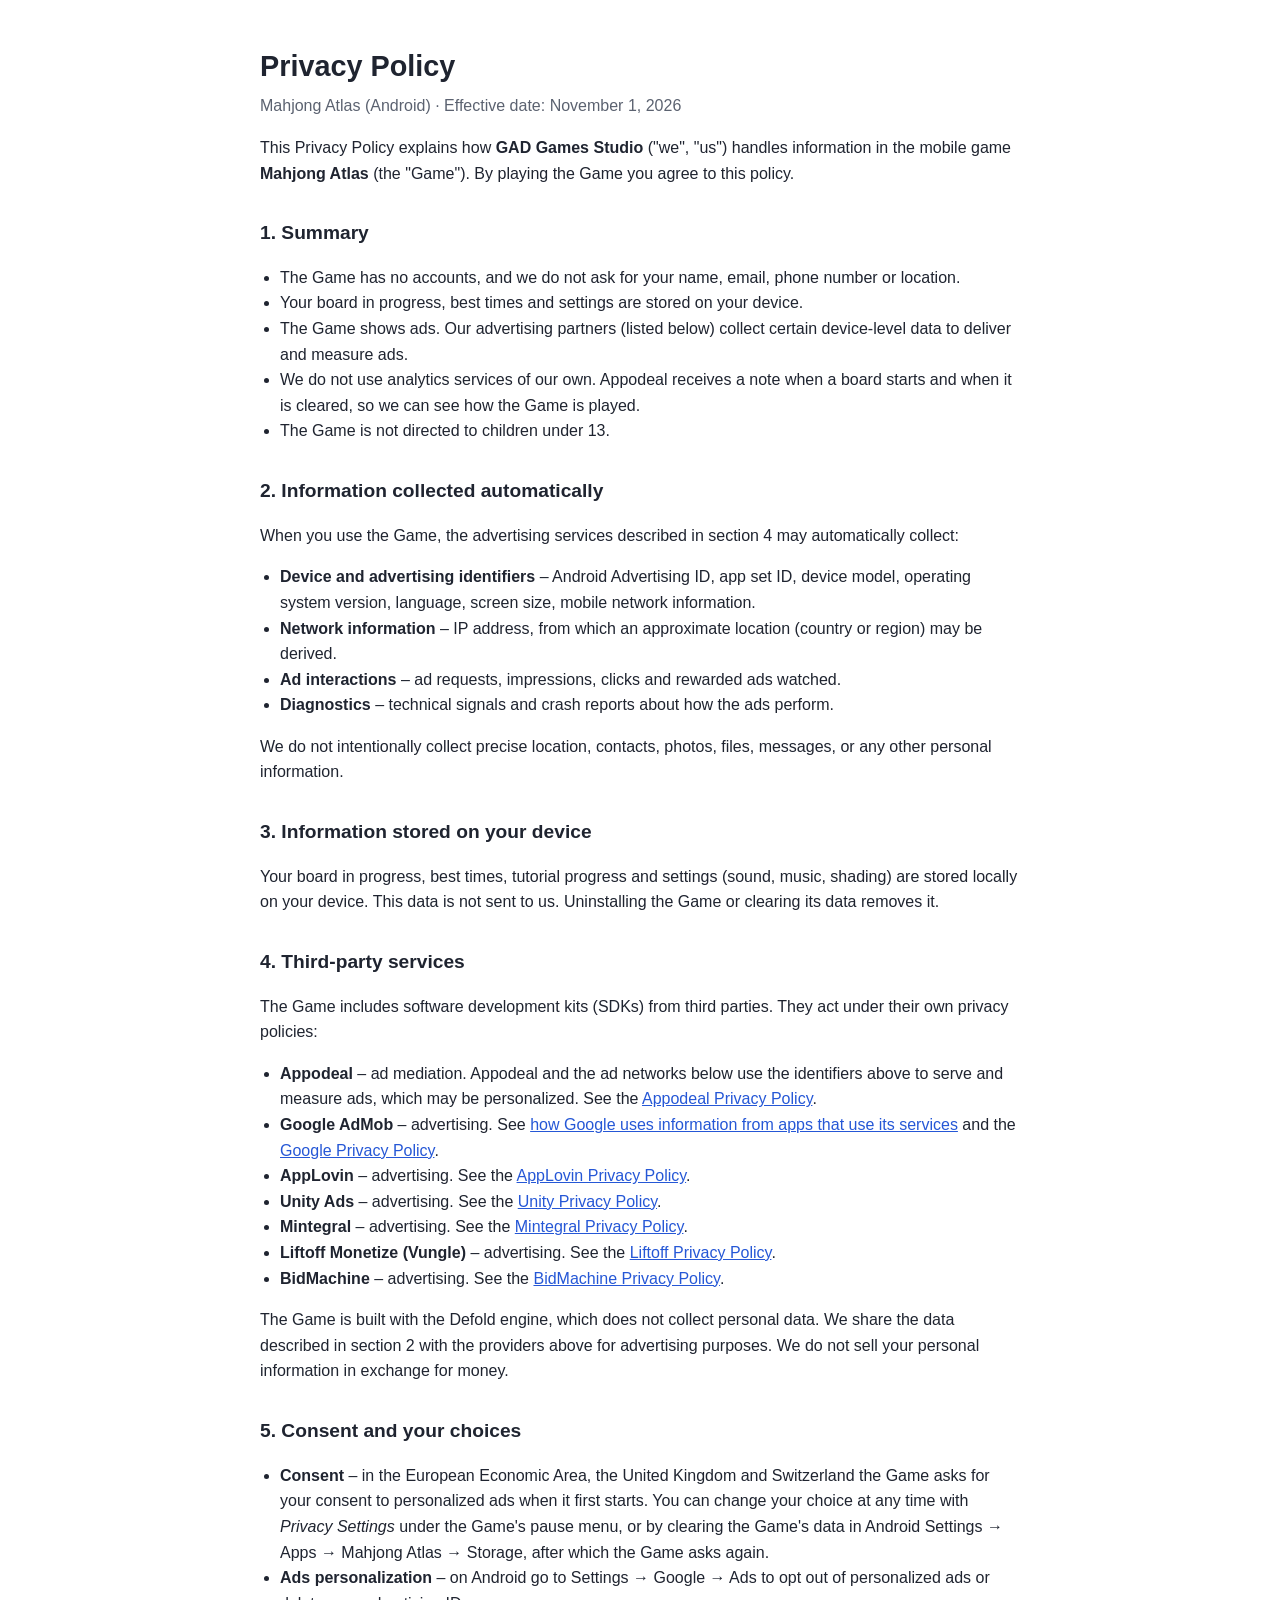
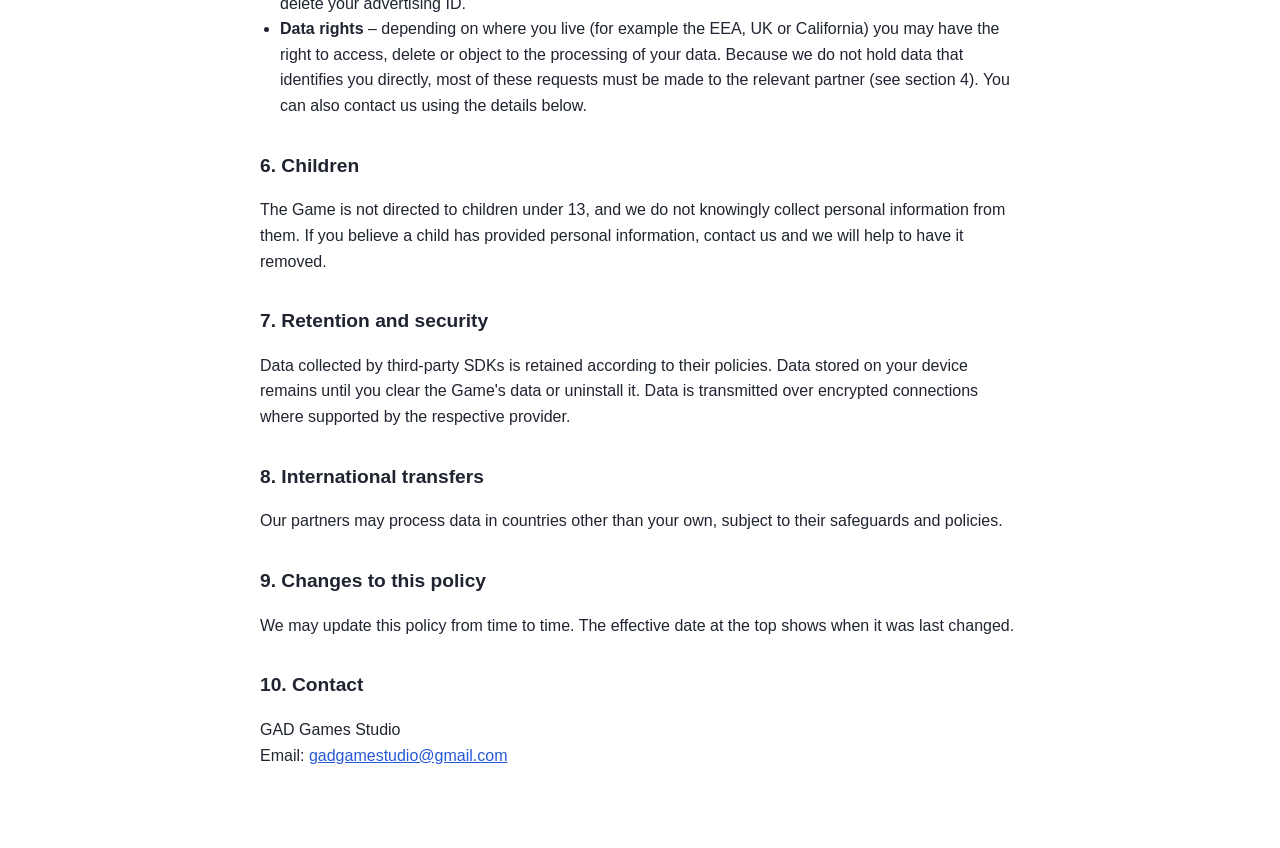
<file: mahjong-atlas/privacy/index.html>
<!DOCTYPE html>
<html lang="en">
<head>
<meta charset="utf-8">
<meta name="viewport" content="width=device-width, initial-scale=1">
<title>Privacy Policy – Mahjong Atlas</title>
<style>
  body { font-family: -apple-system, BlinkMacSystemFont, "Segoe UI", Roboto, sans-serif; line-height: 1.6; max-width: 760px; margin: 0 auto; padding: 24px 16px 64px; color: #1f2430; }
  h1 { font-size: 1.8rem; margin-bottom: 4px; }
  h2 { font-size: 1.2rem; margin-top: 32px; }
  .meta { color: #5b6270; margin-top: 0; }
  ul { padding-left: 20px; }
  a { color: #2557d6; }
</style>
</head>
<body>

<h1>Privacy Policy</h1>
<p class="meta">Mahjong Atlas (Android) &middot; Effective date: November 1, 2026</p>

<p>This Privacy Policy explains how <strong>GAD Games Studio</strong> ("we", "us") handles information in the mobile game <strong>Mahjong Atlas</strong> (the "Game"). By playing the Game you agree to this policy.</p>

<h2>1. Summary</h2>
<ul>
  <li>The Game has no accounts, and we do not ask for your name, email, phone number or location.</li>
  <li>Your board in progress, best times and settings are stored on your device.</li>
  <li>The Game shows ads. Our advertising partners (listed below) collect certain device-level data to deliver and measure ads.</li>
  <li>We do not use analytics services of our own. Appodeal receives a note when a board starts and when it is cleared, so we can see how the Game is played.</li>
  <li>The Game is not directed to children under 13.</li>
</ul>

<h2>2. Information collected automatically</h2>
<p>When you use the Game, the advertising services described in section 4 may automatically collect:</p>
<ul>
  <li><strong>Device and advertising identifiers</strong> &ndash; Android Advertising ID, app set ID, device model, operating system version, language, screen size, mobile network information.</li>
  <li><strong>Network information</strong> &ndash; IP address, from which an approximate location (country or region) may be derived.</li>
  <li><strong>Ad interactions</strong> &ndash; ad requests, impressions, clicks and rewarded ads watched.</li>
  <li><strong>Diagnostics</strong> &ndash; technical signals and crash reports about how the ads perform.</li>
</ul>
<p>We do not intentionally collect precise location, contacts, photos, files, messages, or any other personal information.</p>

<h2>3. Information stored on your device</h2>
<p>Your board in progress, best times, tutorial progress and settings (sound, music, shading) are stored locally on your device. This data is not sent to us. Uninstalling the Game or clearing its data removes it.</p>

<h2>4. Third-party services</h2>
<p>The Game includes software development kits (SDKs) from third parties. They act under their own privacy policies:</p>
<ul>
  <li><strong>Appodeal</strong> &ndash; ad mediation. Appodeal and the ad networks below use the identifiers above to serve and measure ads, which may be personalized. See the <a href="https://appodeal.com/privacy-policy/">Appodeal Privacy Policy</a>.</li>
  <li><strong>Google AdMob</strong> &ndash; advertising. See <a href="https://policies.google.com/technologies/ads">how Google uses information from apps that use its services</a> and the <a href="https://policies.google.com/privacy">Google Privacy Policy</a>.</li>
  <li><strong>AppLovin</strong> &ndash; advertising. See the <a href="https://www.applovin.com/privacy/">AppLovin Privacy Policy</a>.</li>
  <li><strong>Unity Ads</strong> &ndash; advertising. See the <a href="https://unity.com/legal/game-player-and-app-user-privacy-policy">Unity Privacy Policy</a>.</li>
  <li><strong>Mintegral</strong> &ndash; advertising. See the <a href="https://www.mintegral.com/en/privacy">Mintegral Privacy Policy</a>.</li>
  <li><strong>Liftoff Monetize (Vungle)</strong> &ndash; advertising. See the <a href="https://liftoff.io/privacy-policy/">Liftoff Privacy Policy</a>.</li>
  <li><strong>BidMachine</strong> &ndash; advertising. See the <a href="https://bidmachine.io/privacy-policy/">BidMachine Privacy Policy</a>.</li>
</ul>
<p>The Game is built with the Defold engine, which does not collect personal data. We share the data described in section 2 with the providers above for advertising purposes. We do not sell your personal information in exchange for money.</p>

<h2>5. Consent and your choices</h2>
<ul>
  <li><strong>Consent</strong> &ndash; in the European Economic Area, the United Kingdom and Switzerland the Game asks for your consent to personalized ads when it first starts. You can change your choice at any time with <em>Privacy Settings</em> under the Game's pause menu, or by clearing the Game's data in Android Settings &rarr; Apps &rarr; Mahjong Atlas &rarr; Storage, after which the Game asks again.</li>
  <li><strong>Ads personalization</strong> &ndash; on Android go to Settings &rarr; Google &rarr; Ads to opt out of personalized ads or delete your advertising ID.</li>
  <li><strong>Data rights</strong> &ndash; depending on where you live (for example the EEA, UK or California) you may have the right to access, delete or object to the processing of your data. Because we do not hold data that identifies you directly, most of these requests must be made to the relevant partner (see section 4). You can also contact us using the details below.</li>
</ul>

<h2>6. Children</h2>
<p>The Game is not directed to children under 13, and we do not knowingly collect personal information from them. If you believe a child has provided personal information, contact us and we will help to have it removed.</p>

<h2>7. Retention and security</h2>
<p>Data collected by third-party SDKs is retained according to their policies. Data stored on your device remains until you clear the Game's data or uninstall it. Data is transmitted over encrypted connections where supported by the respective provider.</p>

<h2>8. International transfers</h2>
<p>Our partners may process data in countries other than your own, subject to their safeguards and policies.</p>

<h2>9. Changes to this policy</h2>
<p>We may update this policy from time to time. The effective date at the top shows when it was last changed.</p>

<h2>10. Contact</h2>
<p>GAD Games Studio<br>Email: <a href="mailto:gadgamestudio@gmail.com">gadgamestudio@gmail.com</a></p>

</body>
</html>
</file>
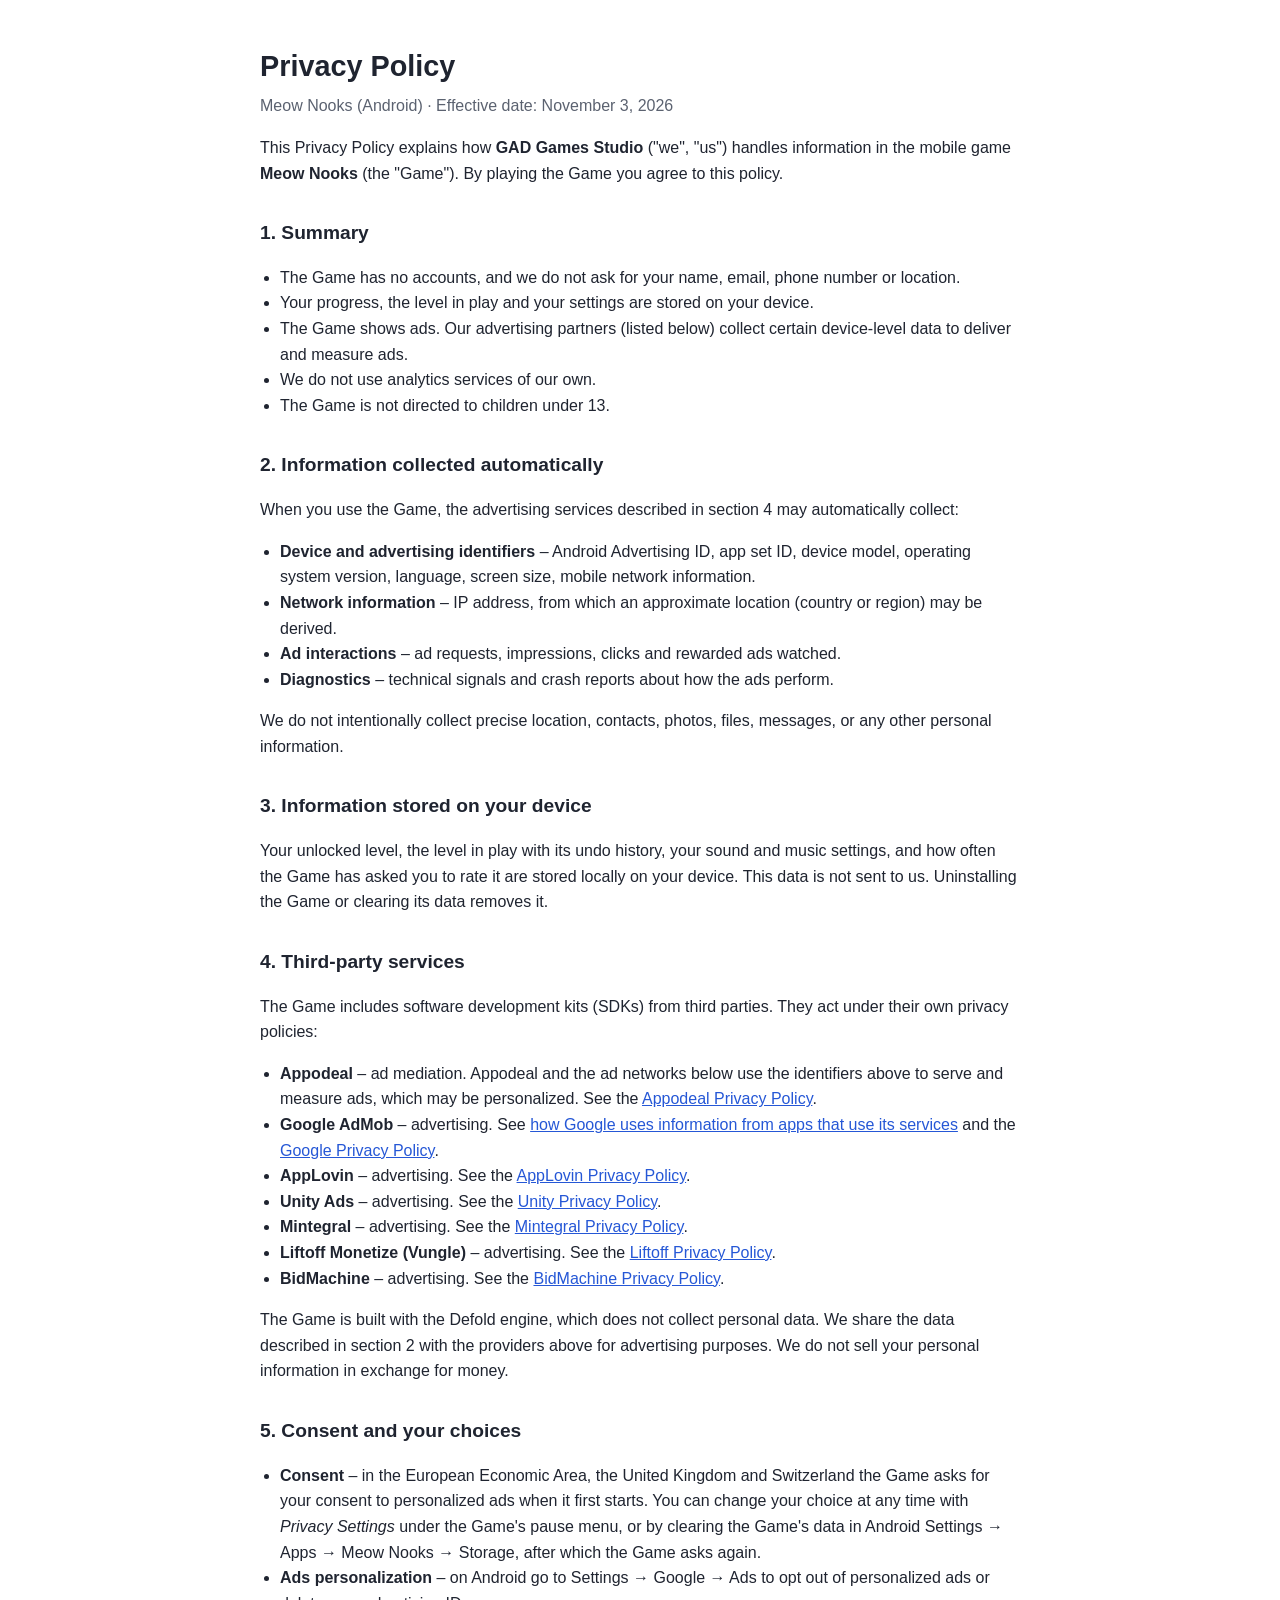
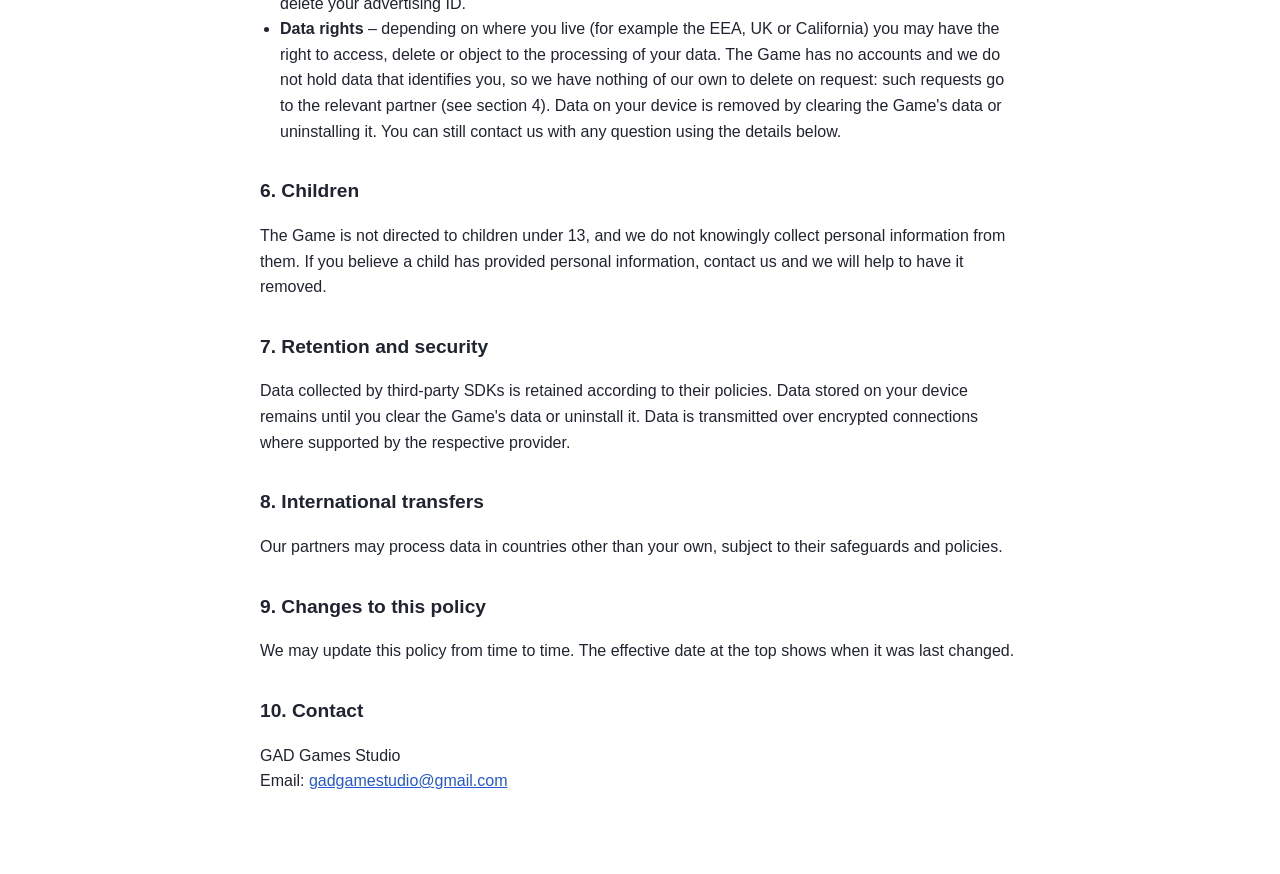
<file: meow-nooks/privacy/index.html>
<!DOCTYPE html>
<html lang="en">
<head>
<meta charset="utf-8">
<meta name="viewport" content="width=device-width, initial-scale=1">
<title>Privacy Policy – Meow Nooks</title>
<style>
  body { font-family: -apple-system, BlinkMacSystemFont, "Segoe UI", Roboto, sans-serif; line-height: 1.6; max-width: 760px; margin: 0 auto; padding: 24px 16px 64px; color: #1f2430; }
  h1 { font-size: 1.8rem; margin-bottom: 4px; }
  h2 { font-size: 1.2rem; margin-top: 32px; }
  .meta { color: #5b6270; margin-top: 0; }
  ul { padding-left: 20px; }
  a { color: #2557d6; }
</style>
</head>
<body>

<h1>Privacy Policy</h1>
<p class="meta">Meow Nooks (Android) &middot; Effective date: November 3, 2026</p>

<p>This Privacy Policy explains how <strong>GAD Games Studio</strong> ("we", "us") handles information in the mobile game <strong>Meow Nooks</strong> (the "Game"). By playing the Game you agree to this policy.</p>

<h2>1. Summary</h2>
<ul>
  <li>The Game has no accounts, and we do not ask for your name, email, phone number or location.</li>
  <li>Your progress, the level in play and your settings are stored on your device.</li>
  <li>The Game shows ads. Our advertising partners (listed below) collect certain device-level data to deliver and measure ads.</li>
  <li>We do not use analytics services of our own.</li>
  <li>The Game is not directed to children under 13.</li>
</ul>

<h2>2. Information collected automatically</h2>
<p>When you use the Game, the advertising services described in section 4 may automatically collect:</p>
<ul>
  <li><strong>Device and advertising identifiers</strong> &ndash; Android Advertising ID, app set ID, device model, operating system version, language, screen size, mobile network information.</li>
  <li><strong>Network information</strong> &ndash; IP address, from which an approximate location (country or region) may be derived.</li>
  <li><strong>Ad interactions</strong> &ndash; ad requests, impressions, clicks and rewarded ads watched.</li>
  <li><strong>Diagnostics</strong> &ndash; technical signals and crash reports about how the ads perform.</li>
</ul>
<p>We do not intentionally collect precise location, contacts, photos, files, messages, or any other personal information.</p>

<h2>3. Information stored on your device</h2>
<p>Your unlocked level, the level in play with its undo history, your sound and music settings, and how often the Game has asked you to rate it are stored locally on your device. This data is not sent to us. Uninstalling the Game or clearing its data removes it.</p>

<h2>4. Third-party services</h2>
<p>The Game includes software development kits (SDKs) from third parties. They act under their own privacy policies:</p>
<ul>
  <li><strong>Appodeal</strong> &ndash; ad mediation. Appodeal and the ad networks below use the identifiers above to serve and measure ads, which may be personalized. See the <a href="https://appodeal.com/privacy-policy/">Appodeal Privacy Policy</a>.</li>
  <li><strong>Google AdMob</strong> &ndash; advertising. See <a href="https://policies.google.com/technologies/ads">how Google uses information from apps that use its services</a> and the <a href="https://policies.google.com/privacy">Google Privacy Policy</a>.</li>
  <li><strong>AppLovin</strong> &ndash; advertising. See the <a href="https://www.applovin.com/privacy/">AppLovin Privacy Policy</a>.</li>
  <li><strong>Unity Ads</strong> &ndash; advertising. See the <a href="https://unity.com/legal/game-player-and-app-user-privacy-policy">Unity Privacy Policy</a>.</li>
  <li><strong>Mintegral</strong> &ndash; advertising. See the <a href="https://www.mintegral.com/en/privacy">Mintegral Privacy Policy</a>.</li>
  <li><strong>Liftoff Monetize (Vungle)</strong> &ndash; advertising. See the <a href="https://liftoff.io/privacy-policy/">Liftoff Privacy Policy</a>.</li>
  <li><strong>BidMachine</strong> &ndash; advertising. See the <a href="https://bidmachine.io/privacy-policy/">BidMachine Privacy Policy</a>.</li>
</ul>
<p>The Game is built with the Defold engine, which does not collect personal data. We share the data described in section 2 with the providers above for advertising purposes. We do not sell your personal information in exchange for money.</p>

<h2>5. Consent and your choices</h2>
<ul>
  <li><strong>Consent</strong> &ndash; in the European Economic Area, the United Kingdom and Switzerland the Game asks for your consent to personalized ads when it first starts. You can change your choice at any time with <em>Privacy Settings</em> under the Game's pause menu, or by clearing the Game's data in Android Settings &rarr; Apps &rarr; Meow Nooks &rarr; Storage, after which the Game asks again.</li>
  <li><strong>Ads personalization</strong> &ndash; on Android go to Settings &rarr; Google &rarr; Ads to opt out of personalized ads or delete your advertising ID.</li>
  <li><strong>Data rights</strong> &ndash; depending on where you live (for example the EEA, UK or California) you may have the right to access, delete or object to the processing of your data. The Game has no accounts and we do not hold data that identifies you, so we have nothing of our own to delete on request: such requests go to the relevant partner (see section 4). Data on your device is removed by clearing the Game's data or uninstalling it. You can still contact us with any question using the details below.</li>
</ul>

<h2>6. Children</h2>
<p>The Game is not directed to children under 13, and we do not knowingly collect personal information from them. If you believe a child has provided personal information, contact us and we will help to have it removed.</p>

<h2>7. Retention and security</h2>
<p>Data collected by third-party SDKs is retained according to their policies. Data stored on your device remains until you clear the Game's data or uninstall it. Data is transmitted over encrypted connections where supported by the respective provider.</p>

<h2>8. International transfers</h2>
<p>Our partners may process data in countries other than your own, subject to their safeguards and policies.</p>

<h2>9. Changes to this policy</h2>
<p>We may update this policy from time to time. The effective date at the top shows when it was last changed.</p>

<h2>10. Contact</h2>
<p>GAD Games Studio<br>Email: <a href="mailto:gadgamestudio@gmail.com">gadgamestudio@gmail.com</a></p>

</body>
</html>
</file>
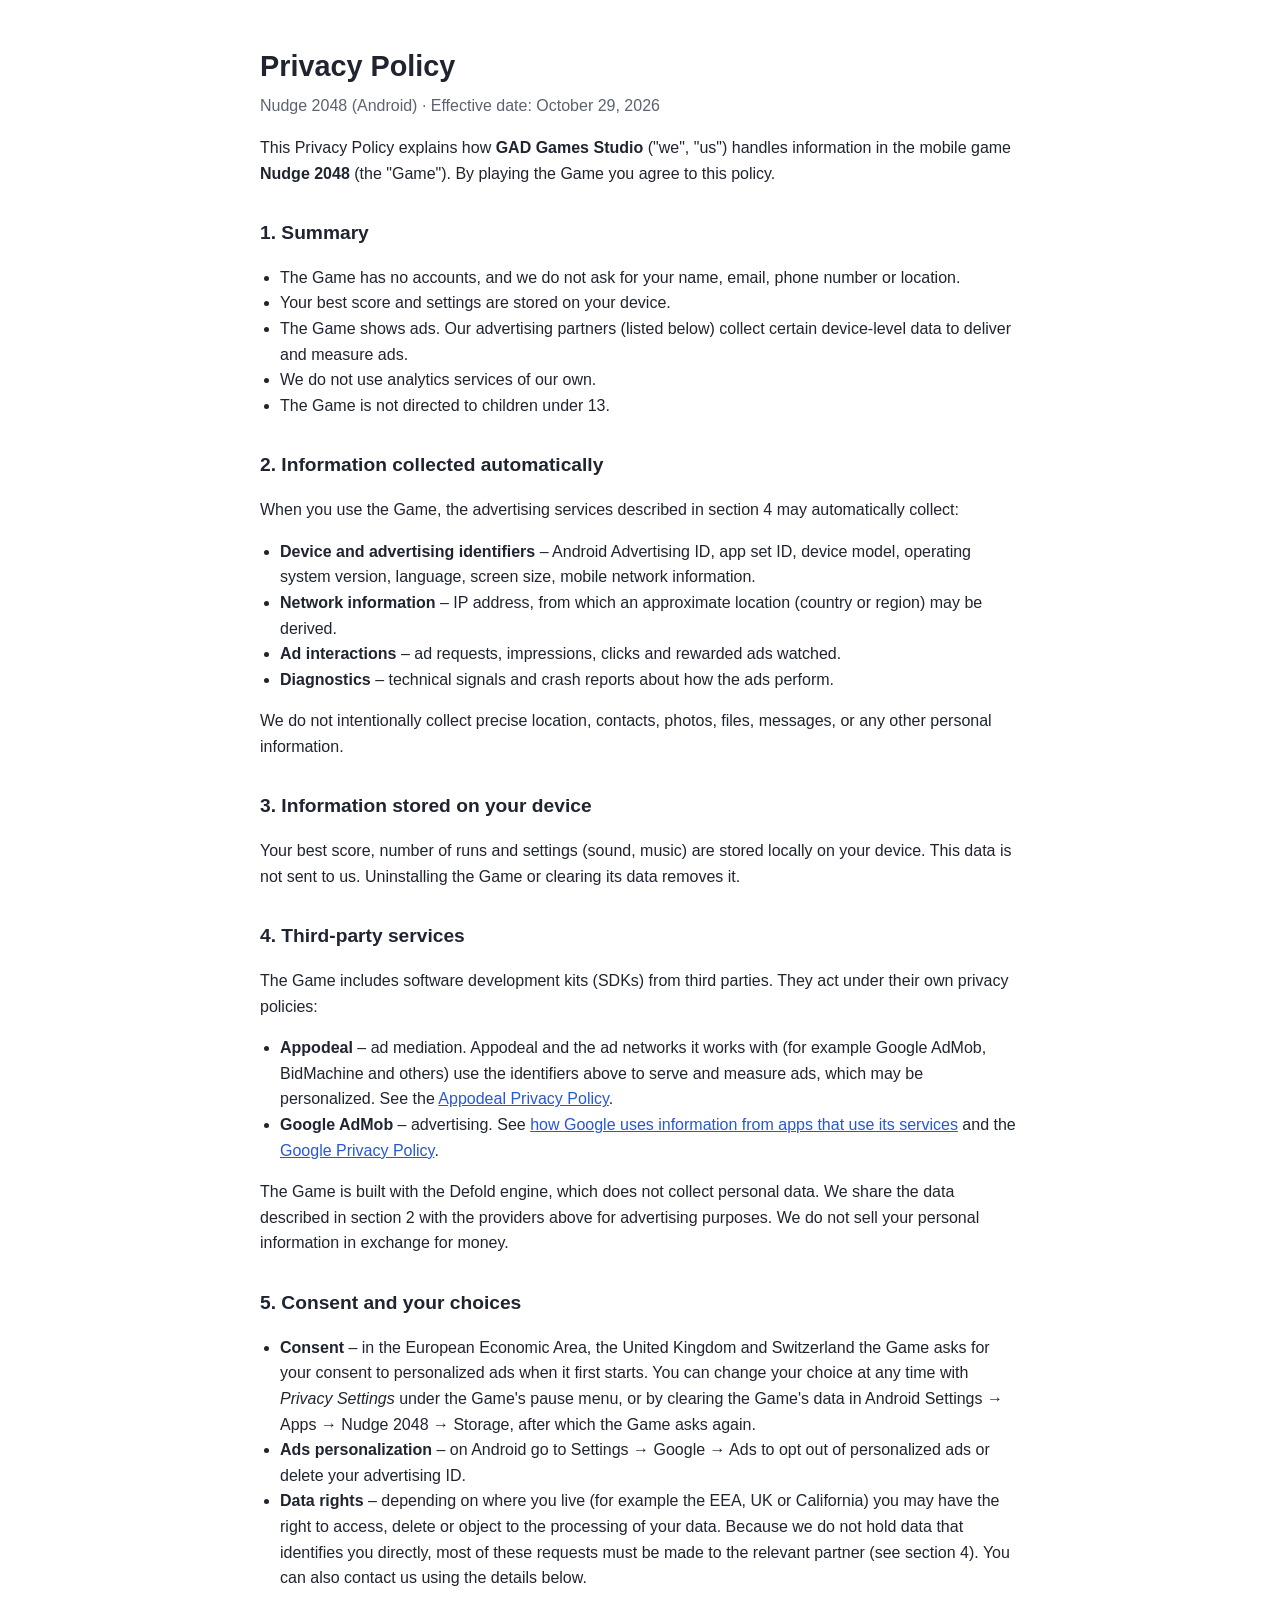
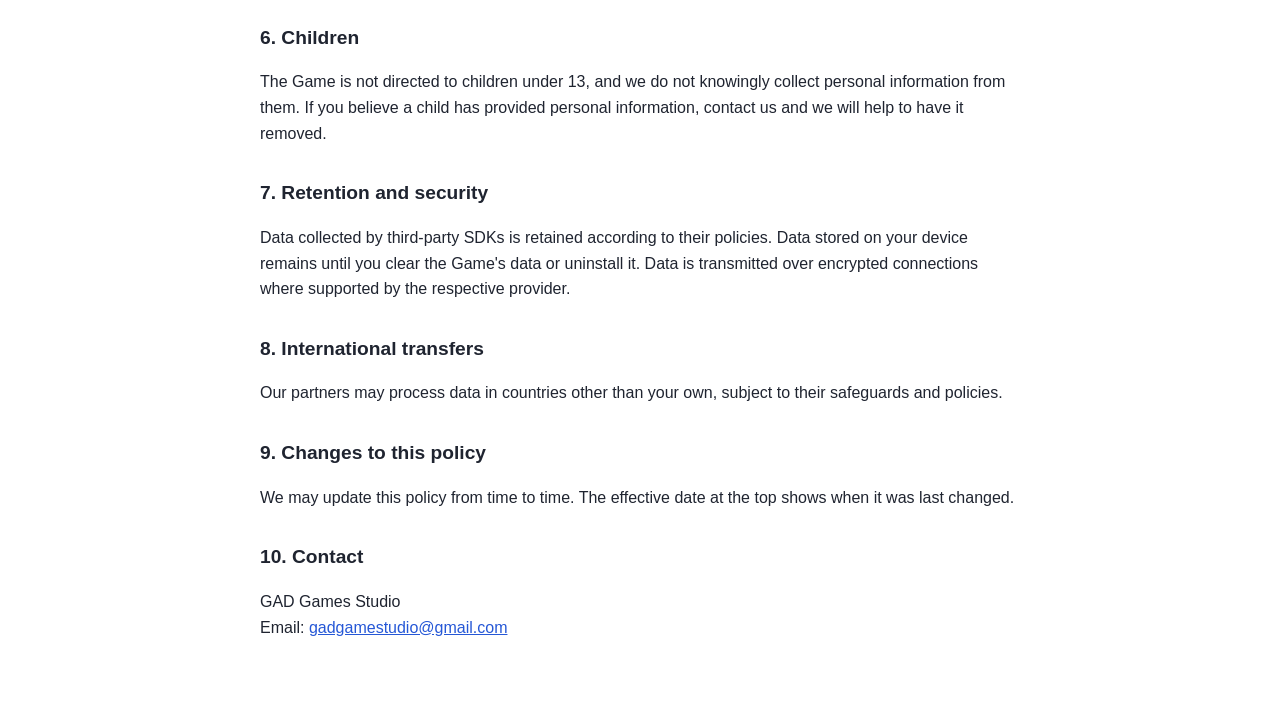
<file: nudge-2048/privacy/index.html>
<!DOCTYPE html>
<html lang="en">
<head>
<meta charset="utf-8">
<meta name="viewport" content="width=device-width, initial-scale=1">
<title>Privacy Policy – Nudge 2048</title>
<style>
  body { font-family: -apple-system, BlinkMacSystemFont, "Segoe UI", Roboto, sans-serif; line-height: 1.6; max-width: 760px; margin: 0 auto; padding: 24px 16px 64px; color: #1f2430; }
  h1 { font-size: 1.8rem; margin-bottom: 4px; }
  h2 { font-size: 1.2rem; margin-top: 32px; }
  .meta { color: #5b6270; margin-top: 0; }
  ul { padding-left: 20px; }
  a { color: #2557d6; }
</style>
</head>
<body>

<h1>Privacy Policy</h1>
<p class="meta">Nudge 2048 (Android) &middot; Effective date: October 29, 2026</p>

<p>This Privacy Policy explains how <strong>GAD Games Studio</strong> ("we", "us") handles information in the mobile game <strong>Nudge 2048</strong> (the "Game"). By playing the Game you agree to this policy.</p>

<h2>1. Summary</h2>
<ul>
  <li>The Game has no accounts, and we do not ask for your name, email, phone number or location.</li>
  <li>Your best score and settings are stored on your device.</li>
  <li>The Game shows ads. Our advertising partners (listed below) collect certain device-level data to deliver and measure ads.</li>
  <li>We do not use analytics services of our own.</li>
  <li>The Game is not directed to children under 13.</li>
</ul>

<h2>2. Information collected automatically</h2>
<p>When you use the Game, the advertising services described in section 4 may automatically collect:</p>
<ul>
  <li><strong>Device and advertising identifiers</strong> &ndash; Android Advertising ID, app set ID, device model, operating system version, language, screen size, mobile network information.</li>
  <li><strong>Network information</strong> &ndash; IP address, from which an approximate location (country or region) may be derived.</li>
  <li><strong>Ad interactions</strong> &ndash; ad requests, impressions, clicks and rewarded ads watched.</li>
  <li><strong>Diagnostics</strong> &ndash; technical signals and crash reports about how the ads perform.</li>
</ul>
<p>We do not intentionally collect precise location, contacts, photos, files, messages, or any other personal information.</p>

<h2>3. Information stored on your device</h2>
<p>Your best score, number of runs and settings (sound, music) are stored locally on your device. This data is not sent to us. Uninstalling the Game or clearing its data removes it.</p>

<h2>4. Third-party services</h2>
<p>The Game includes software development kits (SDKs) from third parties. They act under their own privacy policies:</p>
<ul>
  <li><strong>Appodeal</strong> &ndash; ad mediation. Appodeal and the ad networks it works with (for example Google AdMob, BidMachine and others) use the identifiers above to serve and measure ads, which may be personalized. See the <a href="https://appodeal.com/privacy-policy/">Appodeal Privacy Policy</a>.</li>
  <li><strong>Google AdMob</strong> &ndash; advertising. See <a href="https://policies.google.com/technologies/ads">how Google uses information from apps that use its services</a> and the <a href="https://policies.google.com/privacy">Google Privacy Policy</a>.</li>
</ul>
<p>The Game is built with the Defold engine, which does not collect personal data. We share the data described in section 2 with the providers above for advertising purposes. We do not sell your personal information in exchange for money.</p>

<h2>5. Consent and your choices</h2>
<ul>
  <li><strong>Consent</strong> &ndash; in the European Economic Area, the United Kingdom and Switzerland the Game asks for your consent to personalized ads when it first starts. You can change your choice at any time with <em>Privacy Settings</em> under the Game's pause menu, or by clearing the Game's data in Android Settings &rarr; Apps &rarr; Nudge 2048 &rarr; Storage, after which the Game asks again.</li>
  <li><strong>Ads personalization</strong> &ndash; on Android go to Settings &rarr; Google &rarr; Ads to opt out of personalized ads or delete your advertising ID.</li>
  <li><strong>Data rights</strong> &ndash; depending on where you live (for example the EEA, UK or California) you may have the right to access, delete or object to the processing of your data. Because we do not hold data that identifies you directly, most of these requests must be made to the relevant partner (see section 4). You can also contact us using the details below.</li>
</ul>

<h2>6. Children</h2>
<p>The Game is not directed to children under 13, and we do not knowingly collect personal information from them. If you believe a child has provided personal information, contact us and we will help to have it removed.</p>

<h2>7. Retention and security</h2>
<p>Data collected by third-party SDKs is retained according to their policies. Data stored on your device remains until you clear the Game's data or uninstall it. Data is transmitted over encrypted connections where supported by the respective provider.</p>

<h2>8. International transfers</h2>
<p>Our partners may process data in countries other than your own, subject to their safeguards and policies.</p>

<h2>9. Changes to this policy</h2>
<p>We may update this policy from time to time. The effective date at the top shows when it was last changed.</p>

<h2>10. Contact</h2>
<p>GAD Games Studio<br>Email: <a href="mailto:gadgamestudio@gmail.com">gadgamestudio@gmail.com</a></p>

</body>
</html>
</file>
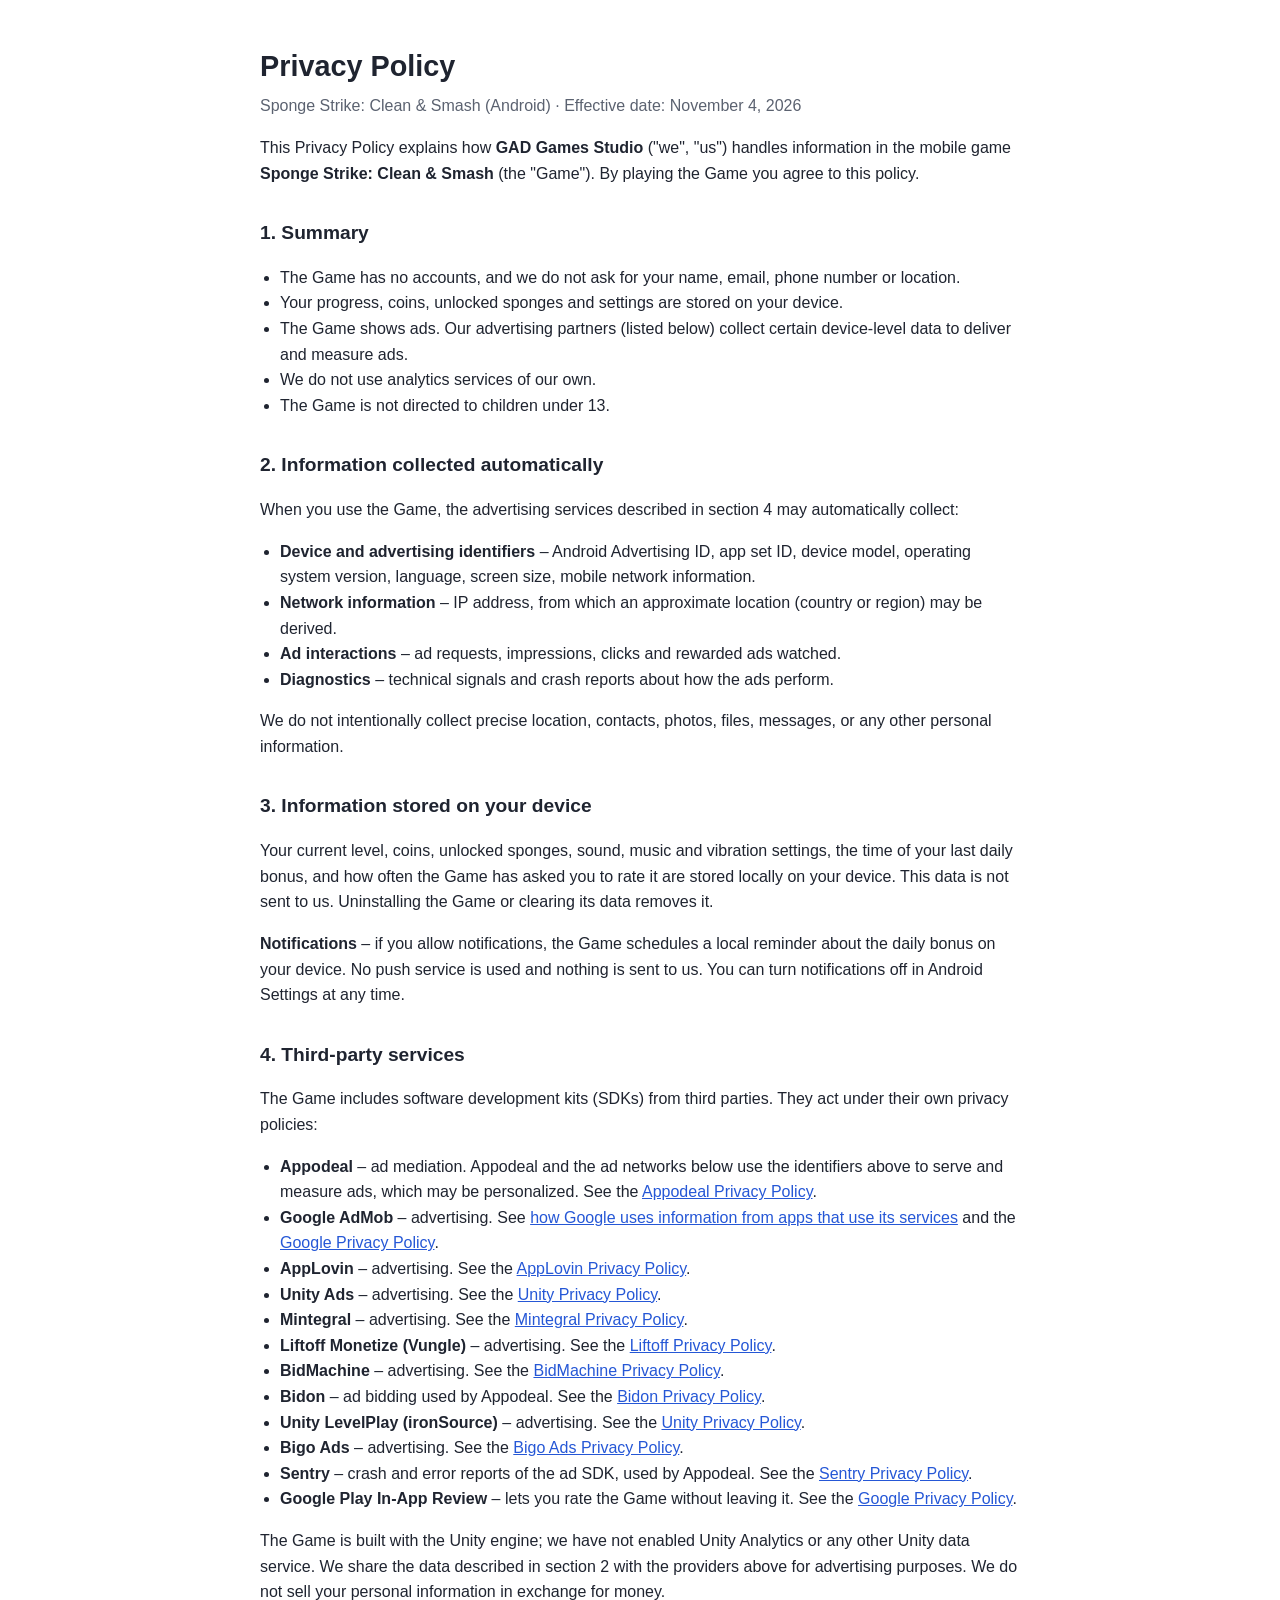
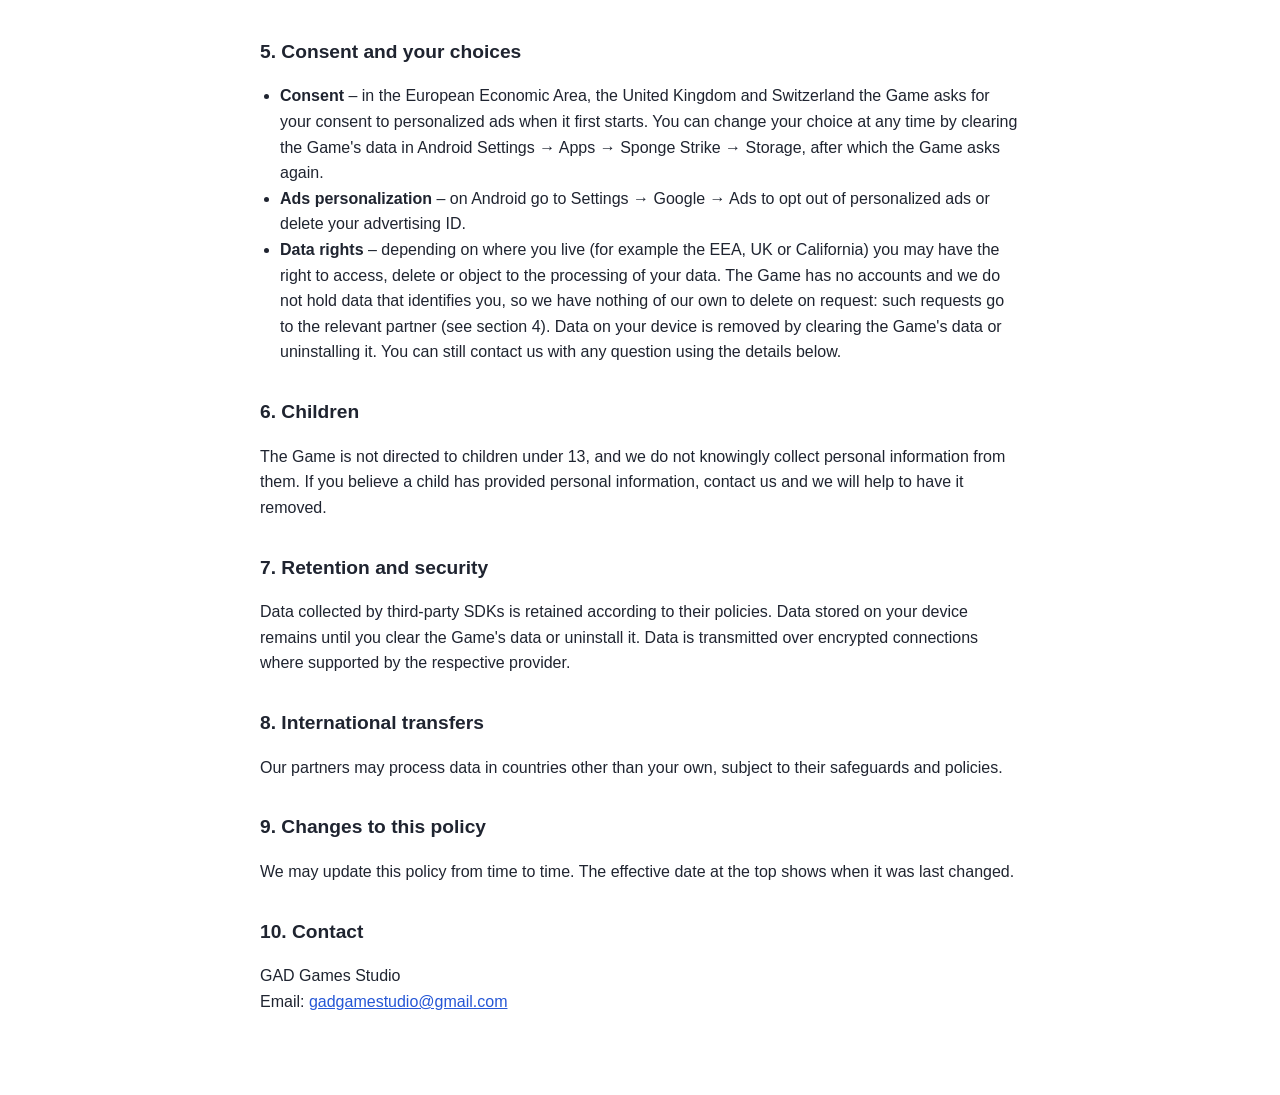
<file: sponge-strike/privacy/index.html>
<!DOCTYPE html>
<html lang="en">
<head>
<meta charset="utf-8">
<meta name="viewport" content="width=device-width, initial-scale=1">
<title>Privacy Policy – Sponge Strike</title>
<style>
  body { font-family: -apple-system, BlinkMacSystemFont, "Segoe UI", Roboto, sans-serif; line-height: 1.6; max-width: 760px; margin: 0 auto; padding: 24px 16px 64px; color: #1f2430; }
  h1 { font-size: 1.8rem; margin-bottom: 4px; }
  h2 { font-size: 1.2rem; margin-top: 32px; }
  .meta { color: #5b6270; margin-top: 0; }
  ul { padding-left: 20px; }
  a { color: #2557d6; }
</style>
</head>
<body>

<h1>Privacy Policy</h1>
<p class="meta">Sponge Strike: Clean &amp; Smash (Android) &middot; Effective date: November 4, 2026</p>

<p>This Privacy Policy explains how <strong>GAD Games Studio</strong> ("we", "us") handles information in the mobile game <strong>Sponge Strike: Clean &amp; Smash</strong> (the "Game"). By playing the Game you agree to this policy.</p>

<h2>1. Summary</h2>
<ul>
  <li>The Game has no accounts, and we do not ask for your name, email, phone number or location.</li>
  <li>Your progress, coins, unlocked sponges and settings are stored on your device.</li>
  <li>The Game shows ads. Our advertising partners (listed below) collect certain device-level data to deliver and measure ads.</li>
  <li>We do not use analytics services of our own.</li>
  <li>The Game is not directed to children under 13.</li>
</ul>

<h2>2. Information collected automatically</h2>
<p>When you use the Game, the advertising services described in section 4 may automatically collect:</p>
<ul>
  <li><strong>Device and advertising identifiers</strong> &ndash; Android Advertising ID, app set ID, device model, operating system version, language, screen size, mobile network information.</li>
  <li><strong>Network information</strong> &ndash; IP address, from which an approximate location (country or region) may be derived.</li>
  <li><strong>Ad interactions</strong> &ndash; ad requests, impressions, clicks and rewarded ads watched.</li>
  <li><strong>Diagnostics</strong> &ndash; technical signals and crash reports about how the ads perform.</li>
</ul>
<p>We do not intentionally collect precise location, contacts, photos, files, messages, or any other personal information.</p>

<h2>3. Information stored on your device</h2>
<p>Your current level, coins, unlocked sponges, sound, music and vibration settings, the time of your last daily bonus, and how often the Game has asked you to rate it are stored locally on your device. This data is not sent to us. Uninstalling the Game or clearing its data removes it.</p>
<p><strong>Notifications</strong> &ndash; if you allow notifications, the Game schedules a local reminder about the daily bonus on your device. No push service is used and nothing is sent to us. You can turn notifications off in Android Settings at any time.</p>

<h2>4. Third-party services</h2>
<p>The Game includes software development kits (SDKs) from third parties. They act under their own privacy policies:</p>
<ul>
  <li><strong>Appodeal</strong> &ndash; ad mediation. Appodeal and the ad networks below use the identifiers above to serve and measure ads, which may be personalized. See the <a href="https://appodeal.com/privacy-policy/">Appodeal Privacy Policy</a>.</li>
  <li><strong>Google AdMob</strong> &ndash; advertising. See <a href="https://policies.google.com/technologies/ads">how Google uses information from apps that use its services</a> and the <a href="https://policies.google.com/privacy">Google Privacy Policy</a>.</li>
  <li><strong>AppLovin</strong> &ndash; advertising. See the <a href="https://www.applovin.com/privacy/">AppLovin Privacy Policy</a>.</li>
  <li><strong>Unity Ads</strong> &ndash; advertising. See the <a href="https://unity.com/legal/game-player-and-app-user-privacy-policy">Unity Privacy Policy</a>.</li>
  <li><strong>Mintegral</strong> &ndash; advertising. See the <a href="https://www.mintegral.com/en/privacy">Mintegral Privacy Policy</a>.</li>
  <li><strong>Liftoff Monetize (Vungle)</strong> &ndash; advertising. See the <a href="https://liftoff.io/privacy-policy/">Liftoff Privacy Policy</a>.</li>
  <li><strong>BidMachine</strong> &ndash; advertising. See the <a href="https://bidmachine.io/privacy-policy/">BidMachine Privacy Policy</a>.</li>
  <li><strong>Bidon</strong> &ndash; ad bidding used by Appodeal. See the <a href="https://bidon.org/privacy-policy">Bidon Privacy Policy</a>.</li>
  <li><strong>Unity LevelPlay (ironSource)</strong> &ndash; advertising. See the <a href="https://unity.com/legal/game-player-and-app-user-privacy-policy">Unity Privacy Policy</a>.</li>
  <li><strong>Bigo Ads</strong> &ndash; advertising. See the <a href="https://www.bigossp.com/privacy">Bigo Ads Privacy Policy</a>.</li>
  <li><strong>Sentry</strong> &ndash; crash and error reports of the ad SDK, used by Appodeal. See the <a href="https://sentry.io/privacy/">Sentry Privacy Policy</a>.</li>
  <li><strong>Google Play In-App Review</strong> &ndash; lets you rate the Game without leaving it. See the <a href="https://policies.google.com/privacy">Google Privacy Policy</a>.</li>
</ul>
<p>The Game is built with the Unity engine; we have not enabled Unity Analytics or any other Unity data service. We share the data described in section 2 with the providers above for advertising purposes. We do not sell your personal information in exchange for money.</p>

<h2>5. Consent and your choices</h2>
<ul>
  <li><strong>Consent</strong> &ndash; in the European Economic Area, the United Kingdom and Switzerland the Game asks for your consent to personalized ads when it first starts. You can change your choice at any time by clearing the Game's data in Android Settings &rarr; Apps &rarr; Sponge Strike &rarr; Storage, after which the Game asks again.</li>
  <li><strong>Ads personalization</strong> &ndash; on Android go to Settings &rarr; Google &rarr; Ads to opt out of personalized ads or delete your advertising ID.</li>
  <li><strong>Data rights</strong> &ndash; depending on where you live (for example the EEA, UK or California) you may have the right to access, delete or object to the processing of your data. The Game has no accounts and we do not hold data that identifies you, so we have nothing of our own to delete on request: such requests go to the relevant partner (see section 4). Data on your device is removed by clearing the Game's data or uninstalling it. You can still contact us with any question using the details below.</li>
</ul>

<h2>6. Children</h2>
<p>The Game is not directed to children under 13, and we do not knowingly collect personal information from them. If you believe a child has provided personal information, contact us and we will help to have it removed.</p>

<h2>7. Retention and security</h2>
<p>Data collected by third-party SDKs is retained according to their policies. Data stored on your device remains until you clear the Game's data or uninstall it. Data is transmitted over encrypted connections where supported by the respective provider.</p>

<h2>8. International transfers</h2>
<p>Our partners may process data in countries other than your own, subject to their safeguards and policies.</p>

<h2>9. Changes to this policy</h2>
<p>We may update this policy from time to time. The effective date at the top shows when it was last changed.</p>

<h2>10. Contact</h2>
<p>GAD Games Studio<br>Email: <a href="mailto:gadgamestudio@gmail.com">gadgamestudio@gmail.com</a></p>

</body>
</html>
</file>
